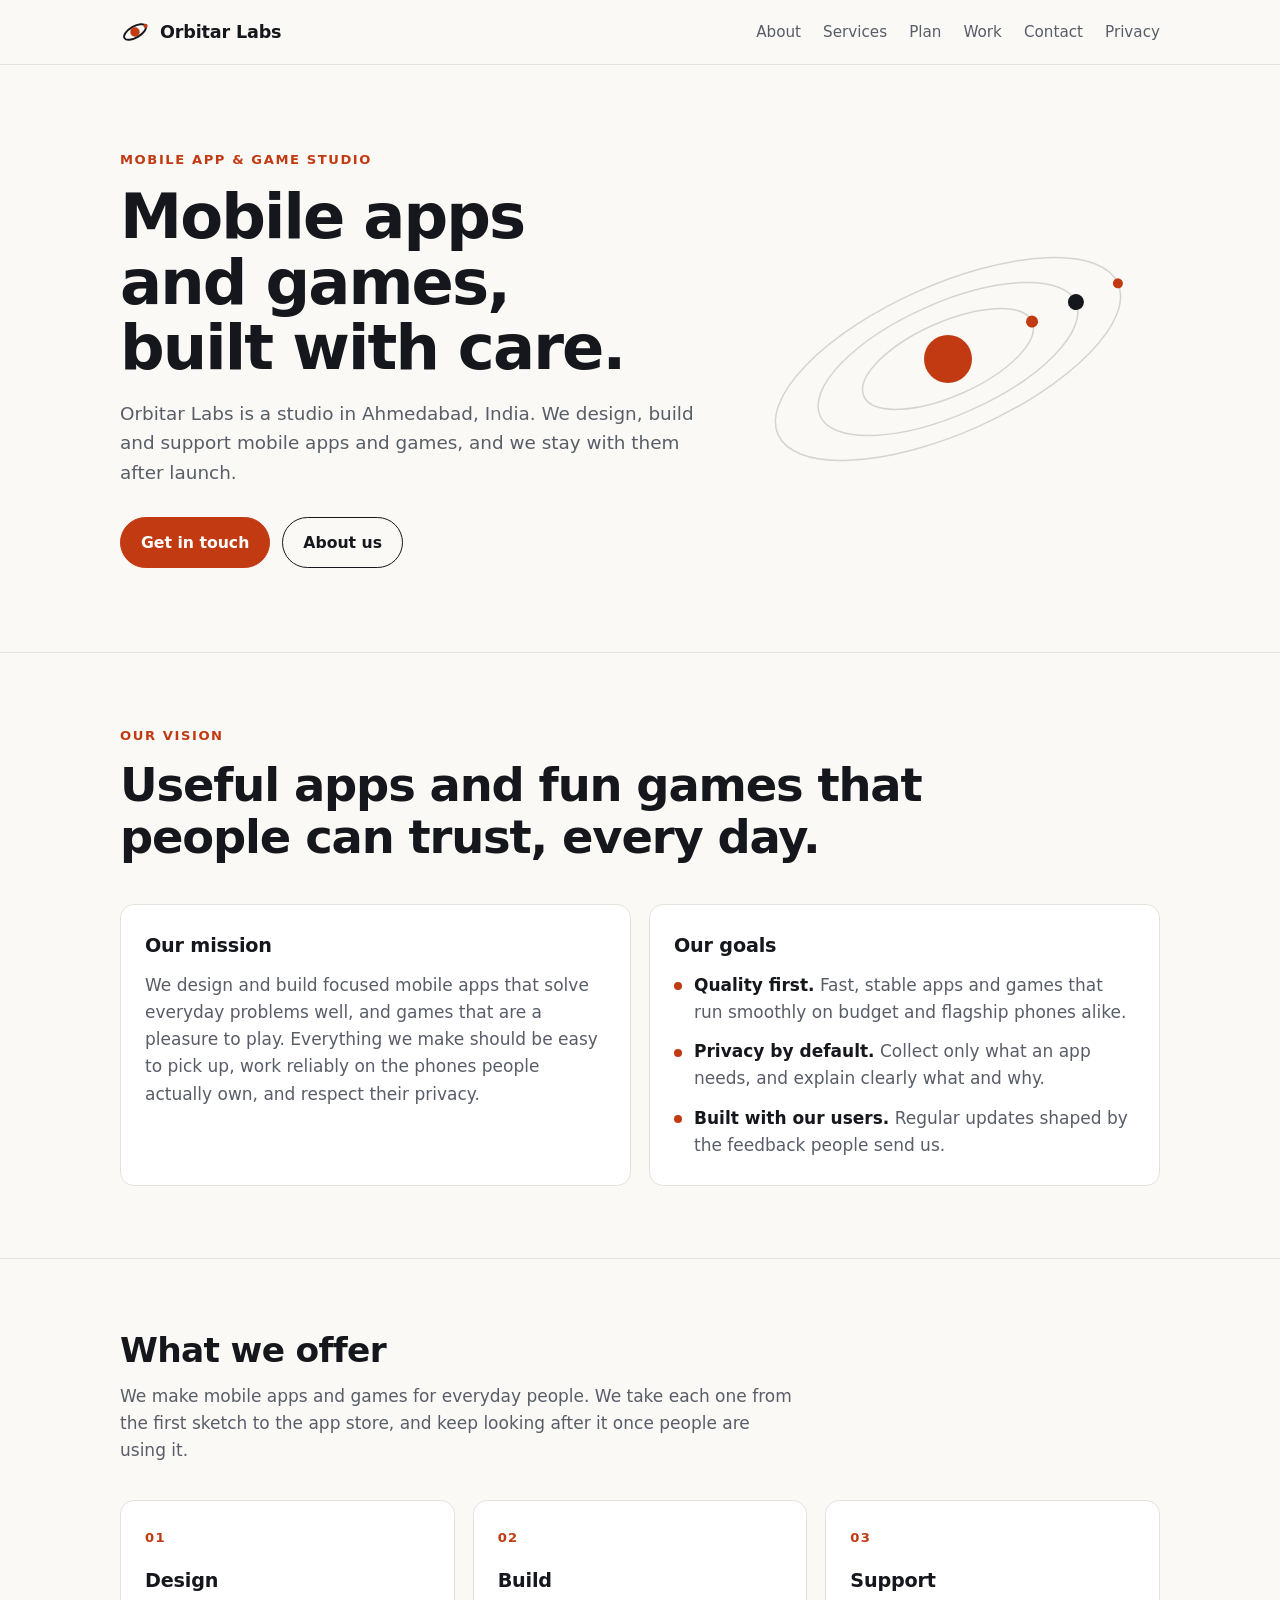
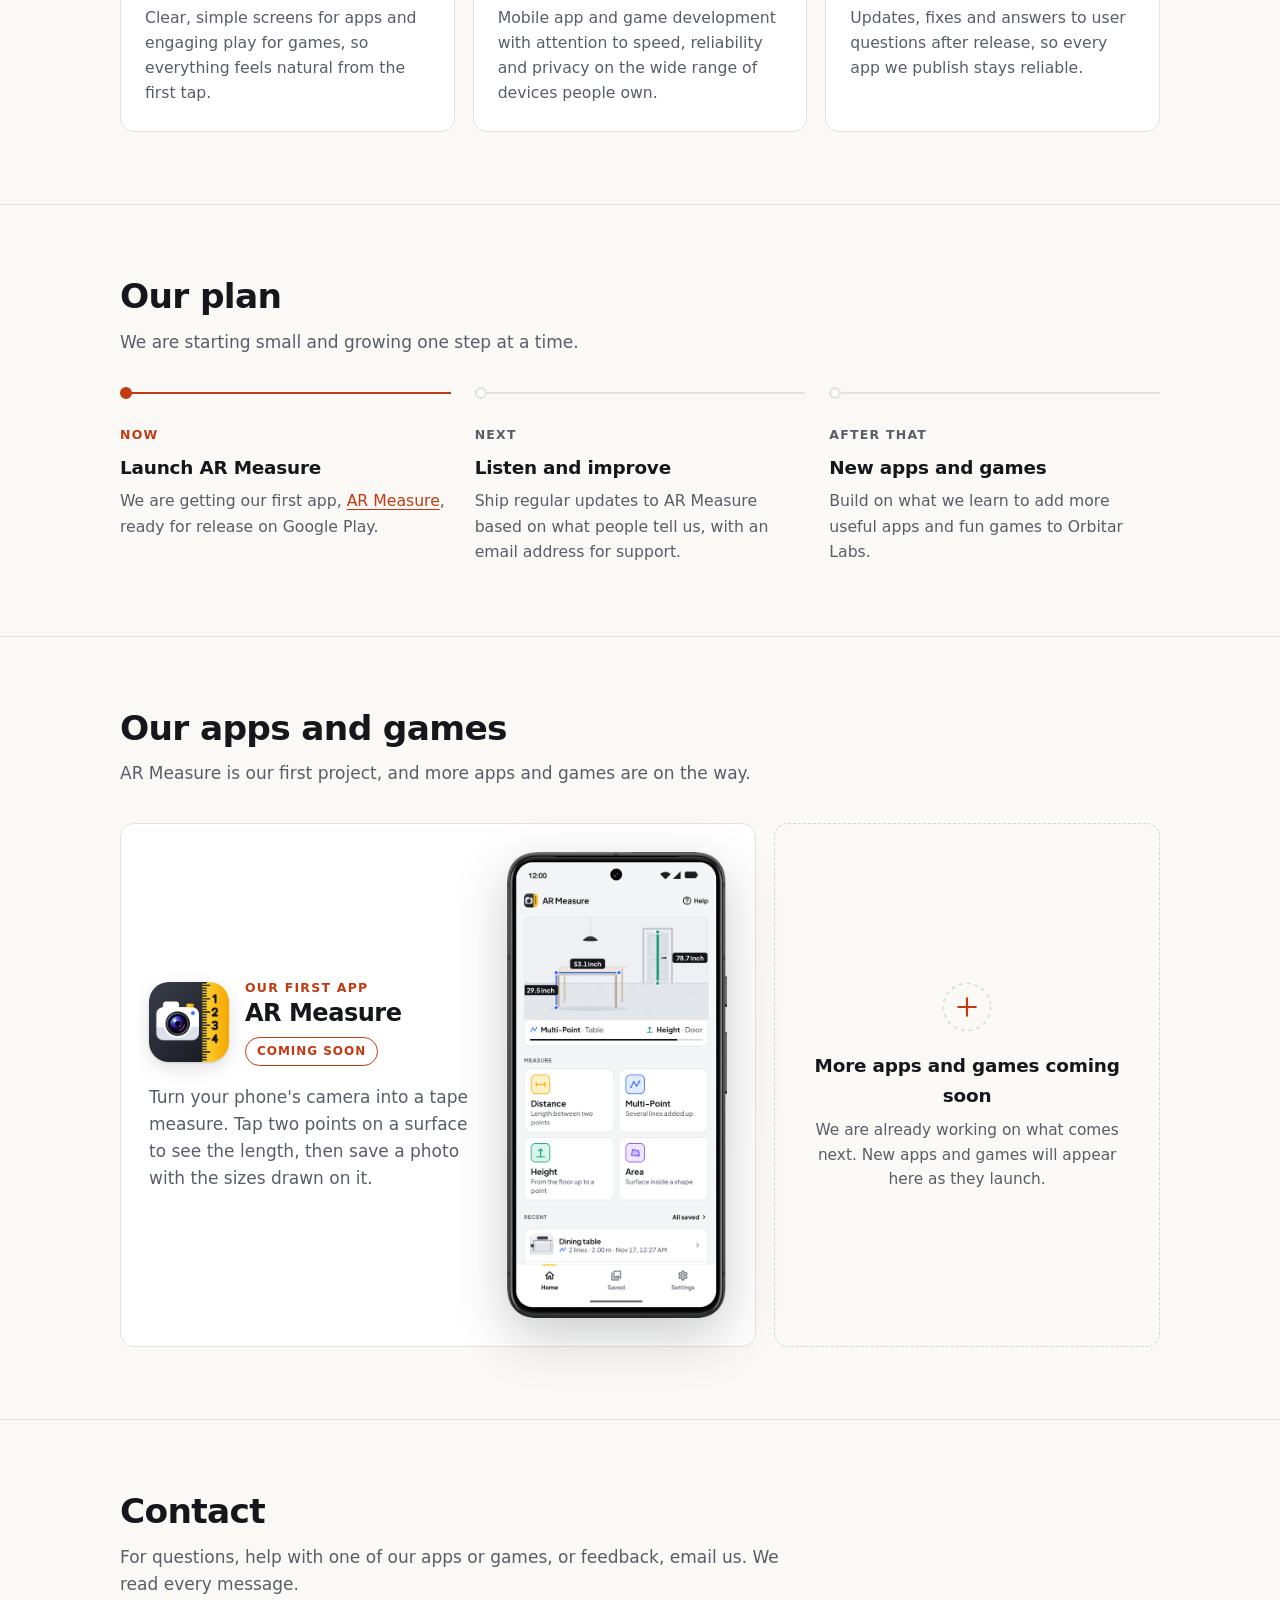
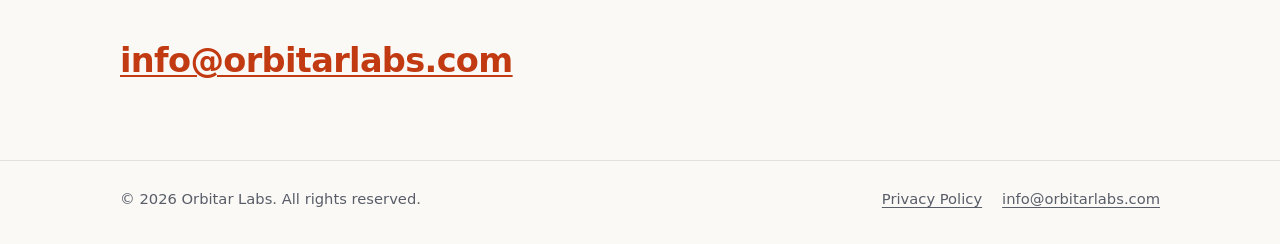
<file: index.html>
<!doctype html>
<html lang="en">
<head>
  <meta charset="utf-8">
  <meta name="viewport" content="width=device-width, initial-scale=1">
  <title>Orbitar Labs | Mobile app and game studio in Ahmedabad</title>
  <meta name="description" content="Orbitar Labs designs, builds and supports mobile apps and games that are simple to use, reliable and respectful of your privacy. A studio based in Ahmedabad, India.">
  <link rel="canonical" href="https://orbitarlabs.com/">
  <meta name="theme-color" content="#faf9f6" media="(prefers-color-scheme: light)">
  <meta name="theme-color" content="#0e1014" media="(prefers-color-scheme: dark)">
  <meta property="og:type" content="website">
  <meta property="og:site_name" content="Orbitar Labs">
  <meta property="og:title" content="Orbitar Labs | Mobile app and game studio in Ahmedabad">
  <meta property="og:description" content="We design, build and support mobile apps and games.">
  <meta property="og:url" content="https://orbitarlabs.com/">
  <link rel="icon" href="favicon.svg" type="image/svg+xml">
  <link rel="stylesheet" href="style.css">
  <script type="application/ld+json">
  {
    "@context": "https://schema.org",
    "@type": "Organization",
    "name": "Orbitar Labs",
    "url": "https://orbitarlabs.com/",
    "email": "info@orbitarlabs.com",
    "description": "Orbitar Labs designs, builds and supports mobile apps and games."
  }
  </script>
</head>
<body>
  <a class="skip" href="#main">Skip to content</a>

  <header class="site-header">
    <div class="wrap">
      <a class="brand" href="./" aria-label="Orbitar Labs home">
        <svg viewBox="0 0 32 32" aria-hidden="true">
          <ellipse class="mark-ring" cx="16" cy="16" rx="13" ry="6" transform="rotate(-30 16 16)"/>
          <circle class="mark-core" cx="16" cy="16" r="5"/>
          <circle class="mark-moon" cx="27.3" cy="9.5" r="2.2"/>
        </svg>
        Orbitar Labs
      </a>
      <nav class="nav" aria-label="Main">
        <a href="#about">About</a>
        <a href="#what-we-do">Services</a>
        <a href="#plan">Plan</a>
        <a href="#apps">Work</a>
        <a href="#contact">Contact</a>
        <a href="privacy.html">Privacy</a>
      </nav>
    </div>
  </header>

  <main id="main">
    <section class="hero">
      <div class="wrap">
        <div>
          <p class="eyebrow">Mobile app &amp; game studio</p>
          <h1>Mobile apps and games, built with care.</h1>
          <p class="lede">Orbitar Labs is a studio in Ahmedabad, India. We design, build and support mobile apps and games, and we stay with them after launch.</p>
          <div class="actions">
            <a class="btn btn-primary" href="mailto:info@orbitarlabs.com">Get in touch</a>
            <a class="btn" href="#about">About us</a>
          </div>
        </div>

        <svg class="orbit" viewBox="-200 -200 400 400" role="img" aria-label="A planet with three orbiting satellites">
          <g transform="rotate(-24)">
            <ellipse class="orbit-ring" rx="92" ry="37"/>
            <ellipse class="orbit-ring" rx="140" ry="56"/>
            <ellipse class="orbit-ring" rx="186" ry="74"/>
            <circle class="orbit-dot d1 is-accent" r="6" style="offset-path: path('M 92 0 A 92 37 0 1 1 -92 0 A 92 37 0 1 1 92 0')"/>
            <circle class="orbit-dot d2" r="8" style="offset-path: path('M 140 0 A 140 56 0 1 1 -140 0 A 140 56 0 1 1 140 0')"/>
            <circle class="orbit-dot d3 is-accent" r="5" style="offset-path: path('M 186 0 A 186 74 0 1 1 -186 0 A 186 74 0 1 1 186 0')"/>
          </g>
          <circle class="orbit-core" r="24"/>
        </svg>
      </div>
    </section>

    <section class="section" id="about">
      <div class="wrap">
        <p class="eyebrow">Our vision</p>
        <h2 class="statement">Useful apps and fun games that people can trust, every day.</h2>
        <div class="about-grid">
          <div class="about-block">
            <h3>Our mission</h3>
            <p>We design and build focused mobile apps that solve everyday problems well, and games that are a pleasure to play. Everything we make should be easy to pick up, work reliably on the phones people actually own, and respect their privacy.</p>
          </div>
          <div class="about-block">
            <h3>Our goals</h3>
            <ul class="goals">
              <li><strong>Quality first.</strong> Fast, stable apps and games that run smoothly on budget and flagship phones alike.</li>
              <li><strong>Privacy by default.</strong> Collect only what an app needs, and explain clearly what and why.</li>
              <li><strong>Built with our users.</strong> Regular updates shaped by the feedback people send us.</li>
            </ul>
          </div>
        </div>
      </div>
    </section>

    <section class="section" id="what-we-do">
      <div class="wrap">
        <h2>What we offer</h2>
        <p class="section-intro">We make mobile apps and games for everyday people. We take each one from the first sketch to the app store, and keep looking after it once people are using it.</p>
        <ul class="cards">
          <li class="card">
            <span class="num">01</span>
            <h3>Design</h3>
            <p>Clear, simple screens for apps and engaging play for games, so everything feels natural from the first tap.</p>
          </li>
          <li class="card">
            <span class="num">02</span>
            <h3>Build</h3>
            <p>Mobile app and game development with attention to speed, reliability and privacy on the wide range of devices people own.</p>
          </li>
          <li class="card">
            <span class="num">03</span>
            <h3>Support</h3>
            <p>Updates, fixes and answers to user questions after release, so every app we publish stays reliable.</p>
          </li>
        </ul>
      </div>
    </section>

    <section class="section" id="plan">
      <div class="wrap">
        <h2>Our plan</h2>
        <p class="section-intro">We are starting small and growing one step at a time.</p>
        <ol class="roadmap">
          <li class="step is-current">
            <span class="phase">Now</span>
            <h3>Launch AR Measure</h3>
            <p>We are getting our first app, <a href="#ar-measure">AR Measure</a>, ready for release on Google Play.</p>
          </li>
          <li class="step">
            <span class="phase">Next</span>
            <h3>Listen and improve</h3>
            <p>Ship regular updates to AR Measure based on what people tell us, with an email address for support.</p>
          </li>
          <li class="step">
            <span class="phase">After that</span>
            <h3>New apps and games</h3>
            <p>Build on what we learn to add more useful apps and fun games to Orbitar Labs.</p>
          </li>
        </ol>
      </div>
    </section>

    <section class="section" id="apps">
      <div class="wrap">
        <h2>Our apps and games</h2>
        <p class="section-intro">AR Measure is our first project, and more apps and games are on the way.</p>
        <div class="apps-grid">
          <article class="app-feature" id="ar-measure" aria-labelledby="ar-measure-title">
            <div class="app-info">
              <div class="app-head">
                <img class="app-icon" src="img/ar-measure-icon.png" width="96" height="96" alt="AR Measure app icon">
                <div>
                  <p class="app-kicker">Our first app</p>
                  <h3 id="ar-measure-title">AR Measure</h3>
                  <span class="badge">Coming soon</span>
                </div>
              </div>
              <p class="app-desc">Turn your phone's camera into a tape measure. Tap two points on a surface to see the length, then save a photo with the sizes drawn on it.</p>
            </div>
            <img class="device" src="img/ar-measure-pixel.png" width="520" height="1101" loading="lazy" alt="AR Measure home screen on a Pixel phone: a drawn table measured at 53.1 by 29.5 inches and a door at 78.7 inches, with Distance, Multi-Point, Height and Area tools">
          </article>

          <div class="coming-card">
            <svg class="coming-mark" viewBox="0 0 64 64" aria-hidden="true">
              <circle class="coming-ring" cx="32" cy="32" r="27"/>
              <path class="coming-plus" d="M32 22v20M22 32h20"/>
            </svg>
            <h3>More apps and games coming soon</h3>
            <p>We are already working on what comes next. New apps and games will appear here as they launch.</p>
          </div>
        </div>
      </div>
    </section>

    <section class="section" id="contact">
      <div class="wrap">
        <h2>Contact</h2>
        <p class="section-intro">For questions, help with one of our apps or games, or feedback, email us. We read every message.</p>
        <a class="contact-email" href="mailto:info@orbitarlabs.com">info@orbitarlabs.com</a>
      </div>
    </section>
  </main>

  <footer class="site-footer">
    <div class="wrap">
      <p>&copy; 2026 Orbitar Labs. All rights reserved.</p>
      <p class="footer-links">
        <a href="privacy.html">Privacy Policy</a>
        <a href="mailto:info@orbitarlabs.com">info@orbitarlabs.com</a>
      </p>
    </div>
  </footer>
</body>
</html>
</file>
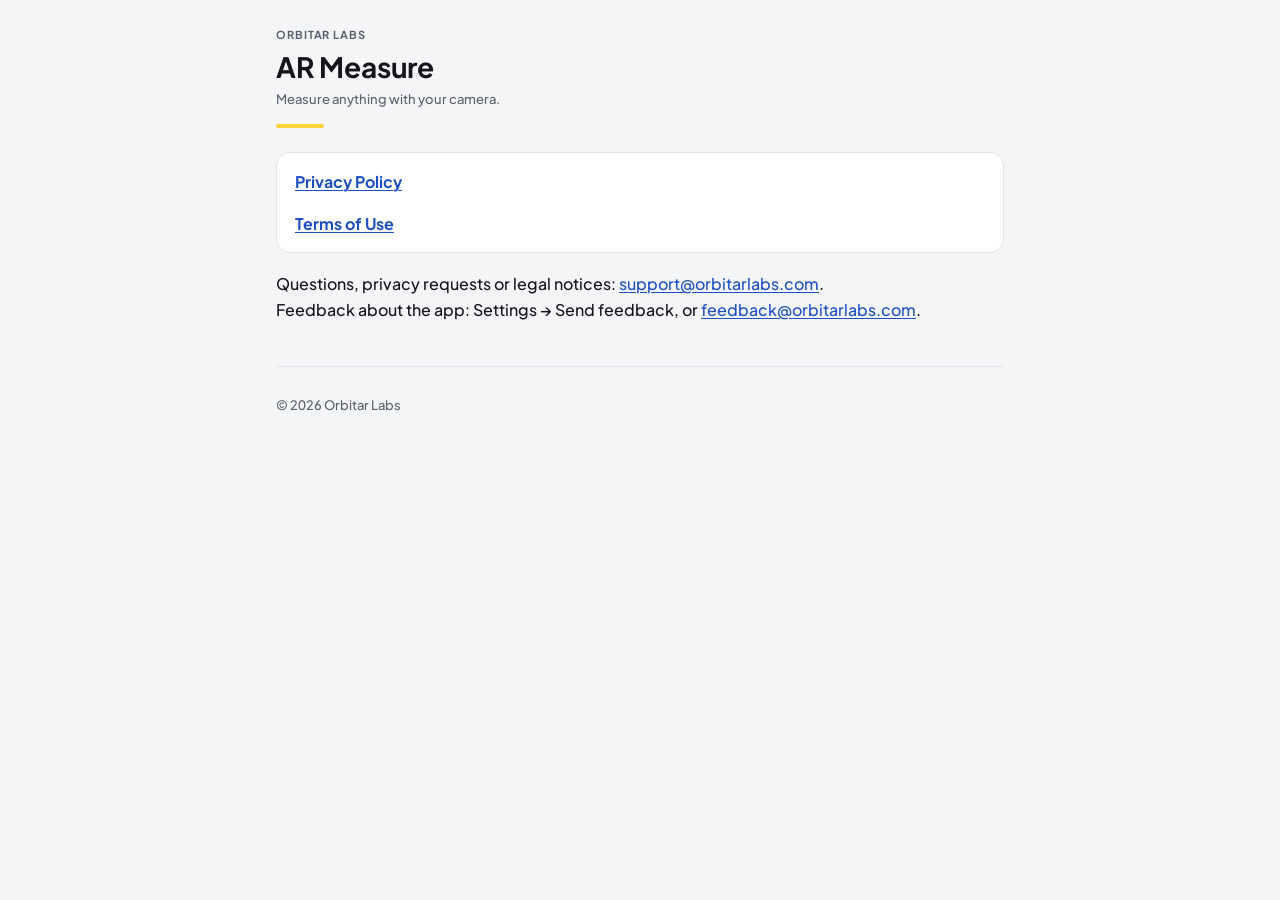
<file: ar-measure/index.html>
<!doctype html>
<html lang="en">
<head>
  <meta charset="utf-8">
  <meta name="viewport" content="width=device-width, initial-scale=1">
  <title>AR Measure – Orbitar Labs</title>
  <meta name="description" content="AR Measure by Orbitar Labs: privacy policy and terms of use.">
  <link rel="stylesheet" href="style.css?v=2">
</head>
<body>
<main>
  <header>
    <p class="brand">Orbitar Labs</p>
    <h1>AR Measure</h1>
    <p class="meta">Measure anything with your camera.</p>
  </header>
  <div class="card">
    <p><a href="privacy.html"><strong>Privacy Policy</strong></a></p>
    <p><a href="terms.html"><strong>Terms of Use</strong></a></p>
  </div>
  <p>Questions, privacy requests or legal notices: <a href="mailto:support@orbitarlabs.com">support@orbitarlabs.com</a>.<br>
    Feedback about the app: Settings → Send feedback, or <a href="mailto:feedback@orbitarlabs.com">feedback@orbitarlabs.com</a>.</p>
  <footer><p>© 2026 Orbitar Labs</p></footer>
</main>
</body>
</html>
</file>
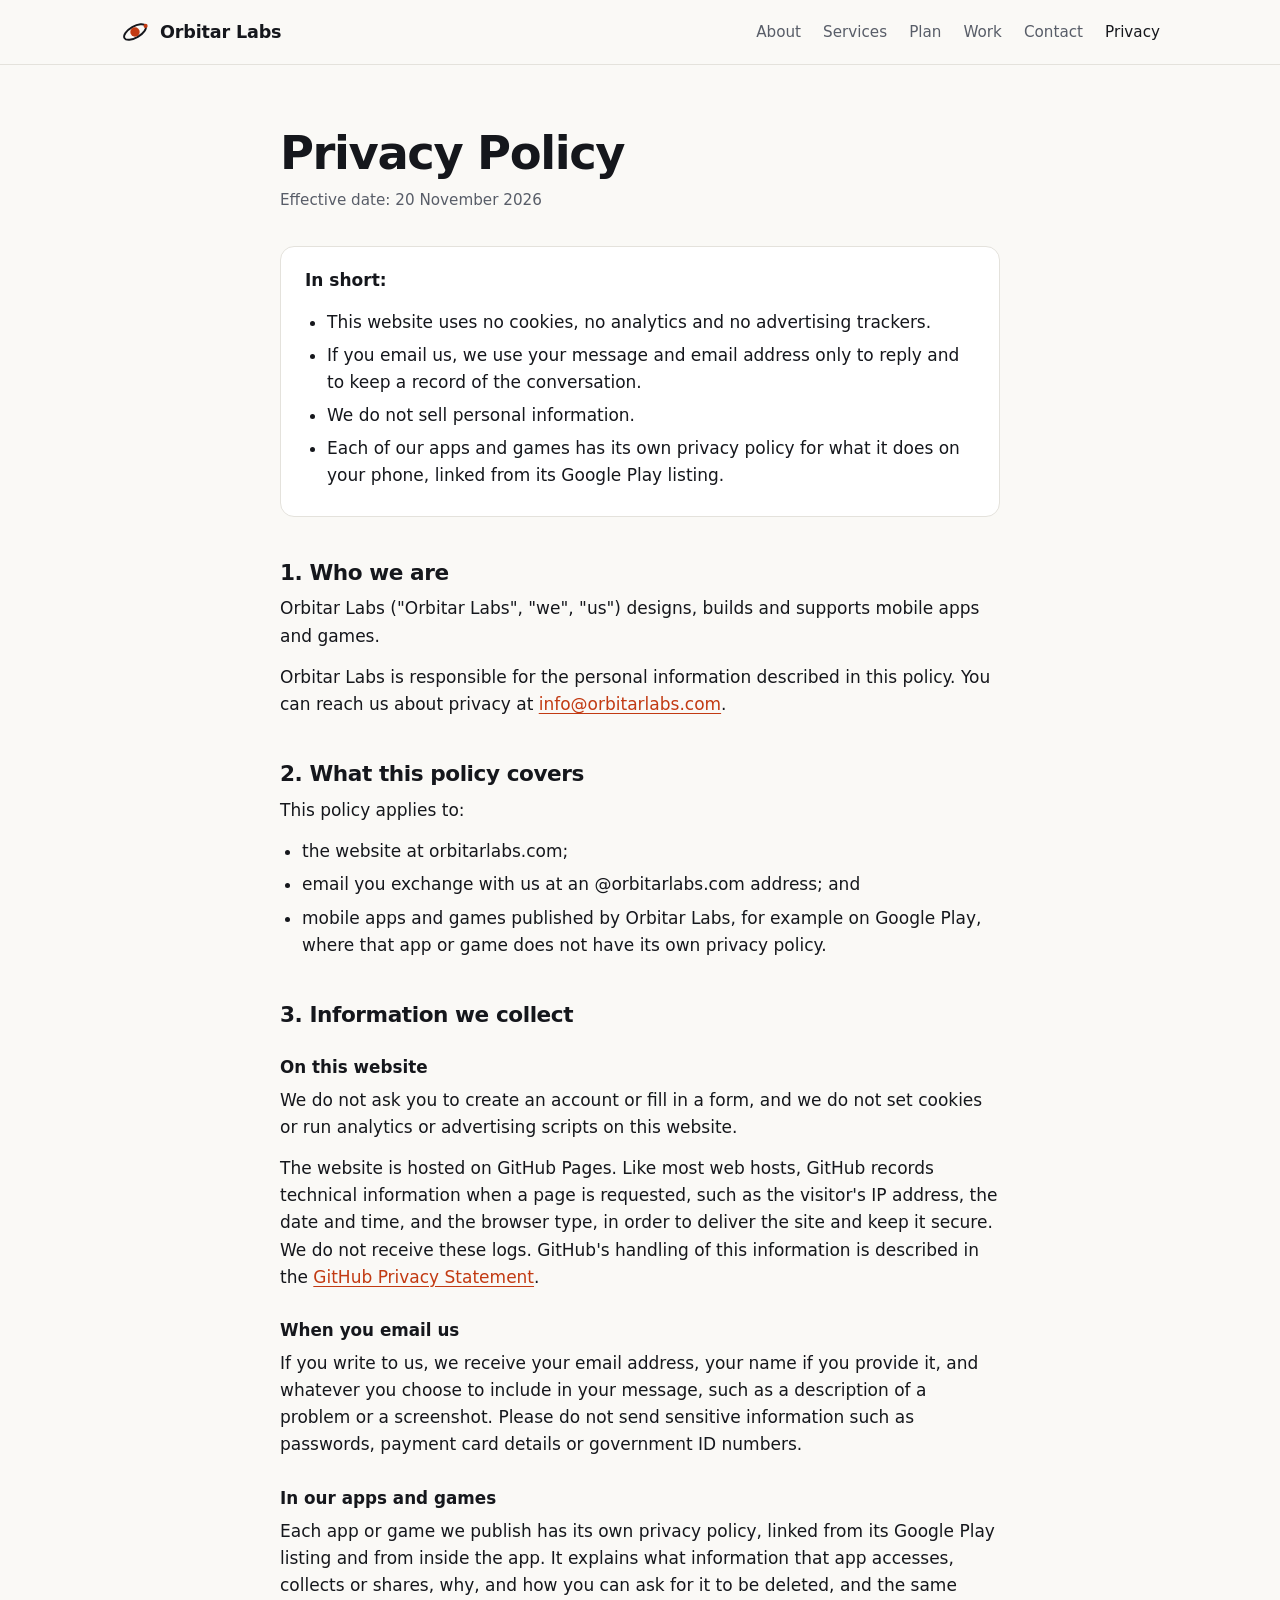
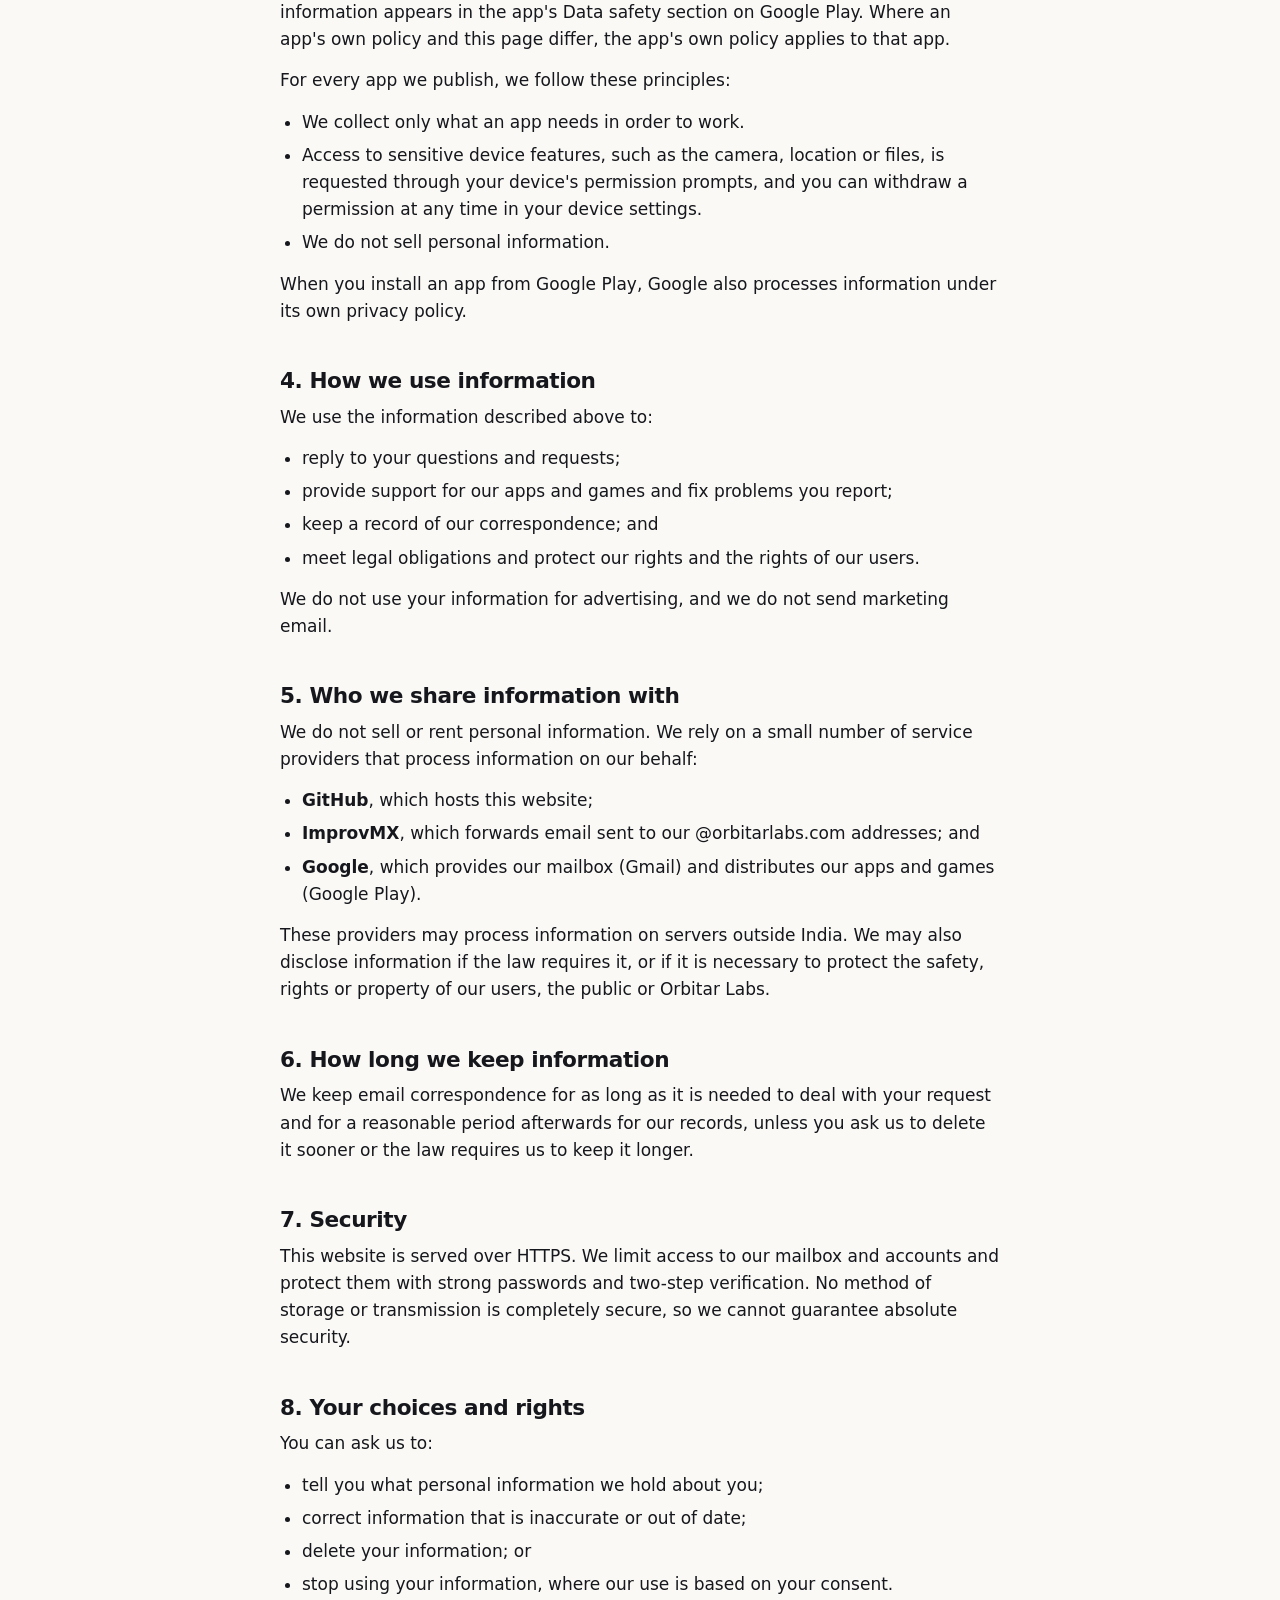
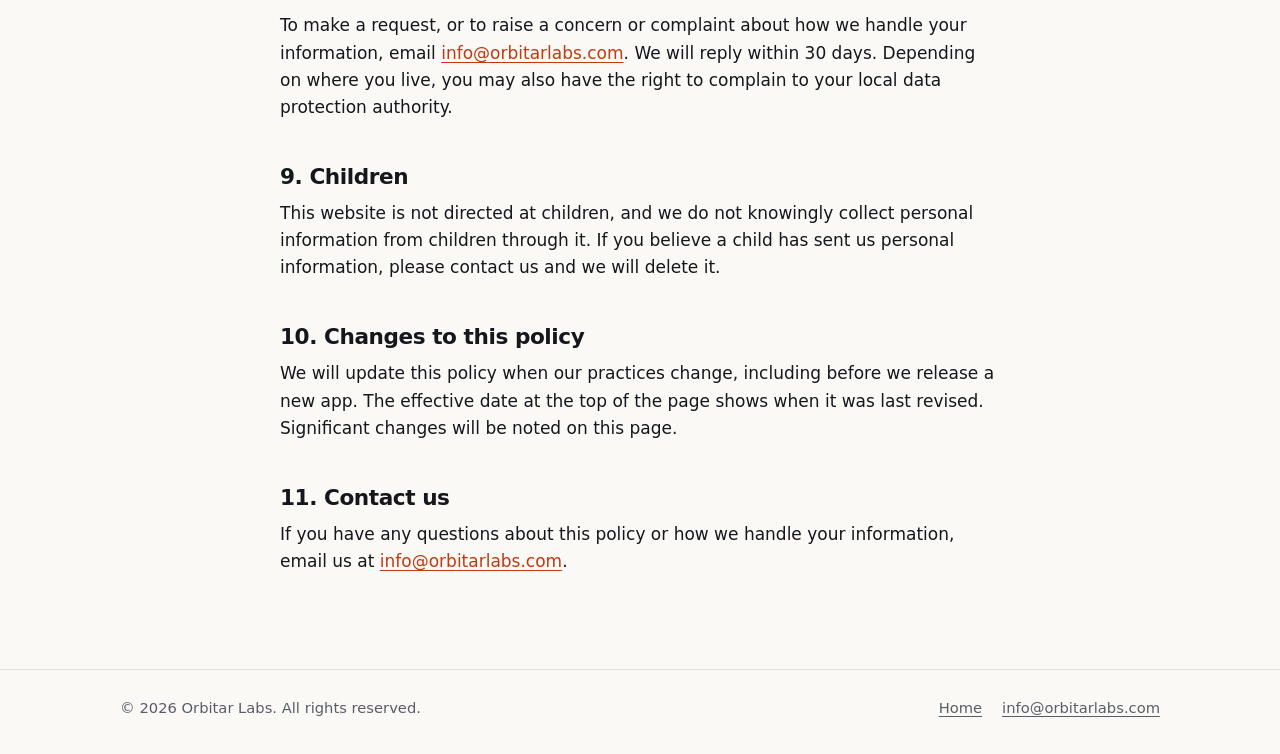
<file: privacy.html>
<!doctype html>
<html lang="en">
<head>
  <meta charset="utf-8">
  <meta name="viewport" content="width=device-width, initial-scale=1">
  <title>Privacy Policy | Orbitar Labs</title>
  <meta name="description" content="How Orbitar Labs handles personal information on orbitarlabs.com, by email and in its apps and games.">
  <link rel="canonical" href="https://orbitarlabs.com/privacy.html">
  <meta name="theme-color" content="#faf9f6" media="(prefers-color-scheme: light)">
  <meta name="theme-color" content="#0e1014" media="(prefers-color-scheme: dark)">
  <link rel="icon" href="favicon.svg" type="image/svg+xml">
  <link rel="stylesheet" href="style.css">
</head>
<body>
  <a class="skip" href="#main">Skip to content</a>

  <header class="site-header">
    <div class="wrap">
      <a class="brand" href="./" aria-label="Orbitar Labs home">
        <svg viewBox="0 0 32 32" aria-hidden="true">
          <ellipse class="mark-ring" cx="16" cy="16" rx="13" ry="6" transform="rotate(-30 16 16)"/>
          <circle class="mark-core" cx="16" cy="16" r="5"/>
          <circle class="mark-moon" cx="27.3" cy="9.5" r="2.2"/>
        </svg>
        Orbitar Labs
      </a>
      <nav class="nav" aria-label="Main">
        <a href="./#about">About</a>
        <a href="./#what-we-do">Services</a>
        <a href="./#plan">Plan</a>
        <a href="./#apps">Work</a>
        <a href="./#contact">Contact</a>
        <a href="privacy.html" aria-current="page">Privacy</a>
      </nav>
    </div>
  </header>

  <main id="main" class="doc">
    <div class="wrap">
      <h1>Privacy Policy</h1>
      <p class="meta">Effective date: 20 November 2026</p>

      <div class="summary">
        <p><strong>In short:</strong></p>
        <ul>
          <li>This website uses no cookies, no analytics and no advertising trackers.</li>
          <li>If you email us, we use your message and email address only to reply and to keep a record of the conversation.</li>
          <li>We do not sell personal information.</li>
          <li>Each of our apps and games has its own privacy policy for what it does on your phone, linked from its Google Play listing.</li>
        </ul>
      </div>

      <h2 id="who">1. Who we are</h2>
      <p>Orbitar Labs ("Orbitar Labs", "we", "us") designs, builds and supports mobile apps and games.</p>
      <p>Orbitar Labs is responsible for the personal information described in this policy. You can reach us about privacy at <a href="mailto:info@orbitarlabs.com">info@orbitarlabs.com</a>.</p>

      <h2 id="scope">2. What this policy covers</h2>
      <p>This policy applies to:</p>
      <ul>
        <li>the website at orbitarlabs.com;</li>
        <li>email you exchange with us at an @orbitarlabs.com address; and</li>
        <li>mobile apps and games published by Orbitar Labs, for example on Google Play, where that app or game does not have its own privacy policy.</li>
      </ul>

      <h2 id="collect">3. Information we collect</h2>

      <h3>On this website</h3>
      <p>We do not ask you to create an account or fill in a form, and we do not set cookies or run analytics or advertising scripts on this website.</p>
      <p>The website is hosted on GitHub Pages. Like most web hosts, GitHub records technical information when a page is requested, such as the visitor's IP address, the date and time, and the browser type, in order to deliver the site and keep it secure. We do not receive these logs. GitHub's handling of this information is described in the <a href="https://docs.github.com/en/site-policy/privacy-policies/github-general-privacy-statement" rel="noopener">GitHub Privacy Statement</a>.</p>

      <h3>When you email us</h3>
      <p>If you write to us, we receive your email address, your name if you provide it, and whatever you choose to include in your message, such as a description of a problem or a screenshot. Please do not send sensitive information such as passwords, payment card details or government ID numbers.</p>

      <h3>In our apps and games</h3>
      <p>Each app or game we publish has its own privacy policy, linked from its Google Play listing and from inside the app. It explains what information that app accesses, collects or shares, why, and how you can ask for it to be deleted, and the same information appears in the app's Data safety section on Google Play. Where an app's own policy and this page differ, the app's own policy applies to that app.</p>
      <p>For every app we publish, we follow these principles:</p>
      <ul>
        <li>We collect only what an app needs in order to work.</li>
        <li>Access to sensitive device features, such as the camera, location or files, is requested through your device's permission prompts, and you can withdraw a permission at any time in your device settings.</li>
        <li>We do not sell personal information.</li>
      </ul>
      <p>When you install an app from Google Play, Google also processes information under its own privacy policy.</p>

      <h2 id="use">4. How we use information</h2>
      <p>We use the information described above to:</p>
      <ul>
        <li>reply to your questions and requests;</li>
        <li>provide support for our apps and games and fix problems you report;</li>
        <li>keep a record of our correspondence; and</li>
        <li>meet legal obligations and protect our rights and the rights of our users.</li>
      </ul>
      <p>We do not use your information for advertising, and we do not send marketing email.</p>

      <h2 id="share">5. Who we share information with</h2>
      <p>We do not sell or rent personal information. We rely on a small number of service providers that process information on our behalf:</p>
      <ul>
        <li><strong>GitHub</strong>, which hosts this website;</li>
        <li><strong>ImprovMX</strong>, which forwards email sent to our @orbitarlabs.com addresses; and</li>
        <li><strong>Google</strong>, which provides our mailbox (Gmail) and distributes our apps and games (Google Play).</li>
      </ul>
      <p>These providers may process information on servers outside India. We may also disclose information if the law requires it, or if it is necessary to protect the safety, rights or property of our users, the public or Orbitar Labs.</p>

      <h2 id="retention">6. How long we keep information</h2>
      <p>We keep email correspondence for as long as it is needed to deal with your request and for a reasonable period afterwards for our records, unless you ask us to delete it sooner or the law requires us to keep it longer.</p>

      <h2 id="security">7. Security</h2>
      <p>This website is served over HTTPS. We limit access to our mailbox and accounts and protect them with strong passwords and two-step verification. No method of storage or transmission is completely secure, so we cannot guarantee absolute security.</p>

      <h2 id="rights">8. Your choices and rights</h2>
      <p>You can ask us to:</p>
      <ul>
        <li>tell you what personal information we hold about you;</li>
        <li>correct information that is inaccurate or out of date;</li>
        <li>delete your information; or</li>
        <li>stop using your information, where our use is based on your consent.</li>
      </ul>
      <p>To make a request, or to raise a concern or complaint about how we handle your information, email <a href="mailto:info@orbitarlabs.com">info@orbitarlabs.com</a>. We will reply within 30 days. Depending on where you live, you may also have the right to complain to your local data protection authority.</p>

      <h2 id="children">9. Children</h2>
      <p>This website is not directed at children, and we do not knowingly collect personal information from children through it. If you believe a child has sent us personal information, please contact us and we will delete it.</p>

      <h2 id="changes">10. Changes to this policy</h2>
      <p>We will update this policy when our practices change, including before we release a new app. The effective date at the top of the page shows when it was last revised. Significant changes will be noted on this page.</p>

      <h2 id="contact">11. Contact us</h2>
      <p>If you have any questions about this policy or how we handle your information, email us at <a href="mailto:info@orbitarlabs.com">info@orbitarlabs.com</a>.</p>
    </div>
  </main>

  <footer class="site-footer">
    <div class="wrap">
      <p>&copy; 2026 Orbitar Labs. All rights reserved.</p>
      <p class="footer-links">
        <a href="./">Home</a>
        <a href="mailto:info@orbitarlabs.com">info@orbitarlabs.com</a>
      </p>
    </div>
  </footer>
</body>
</html>
</file>
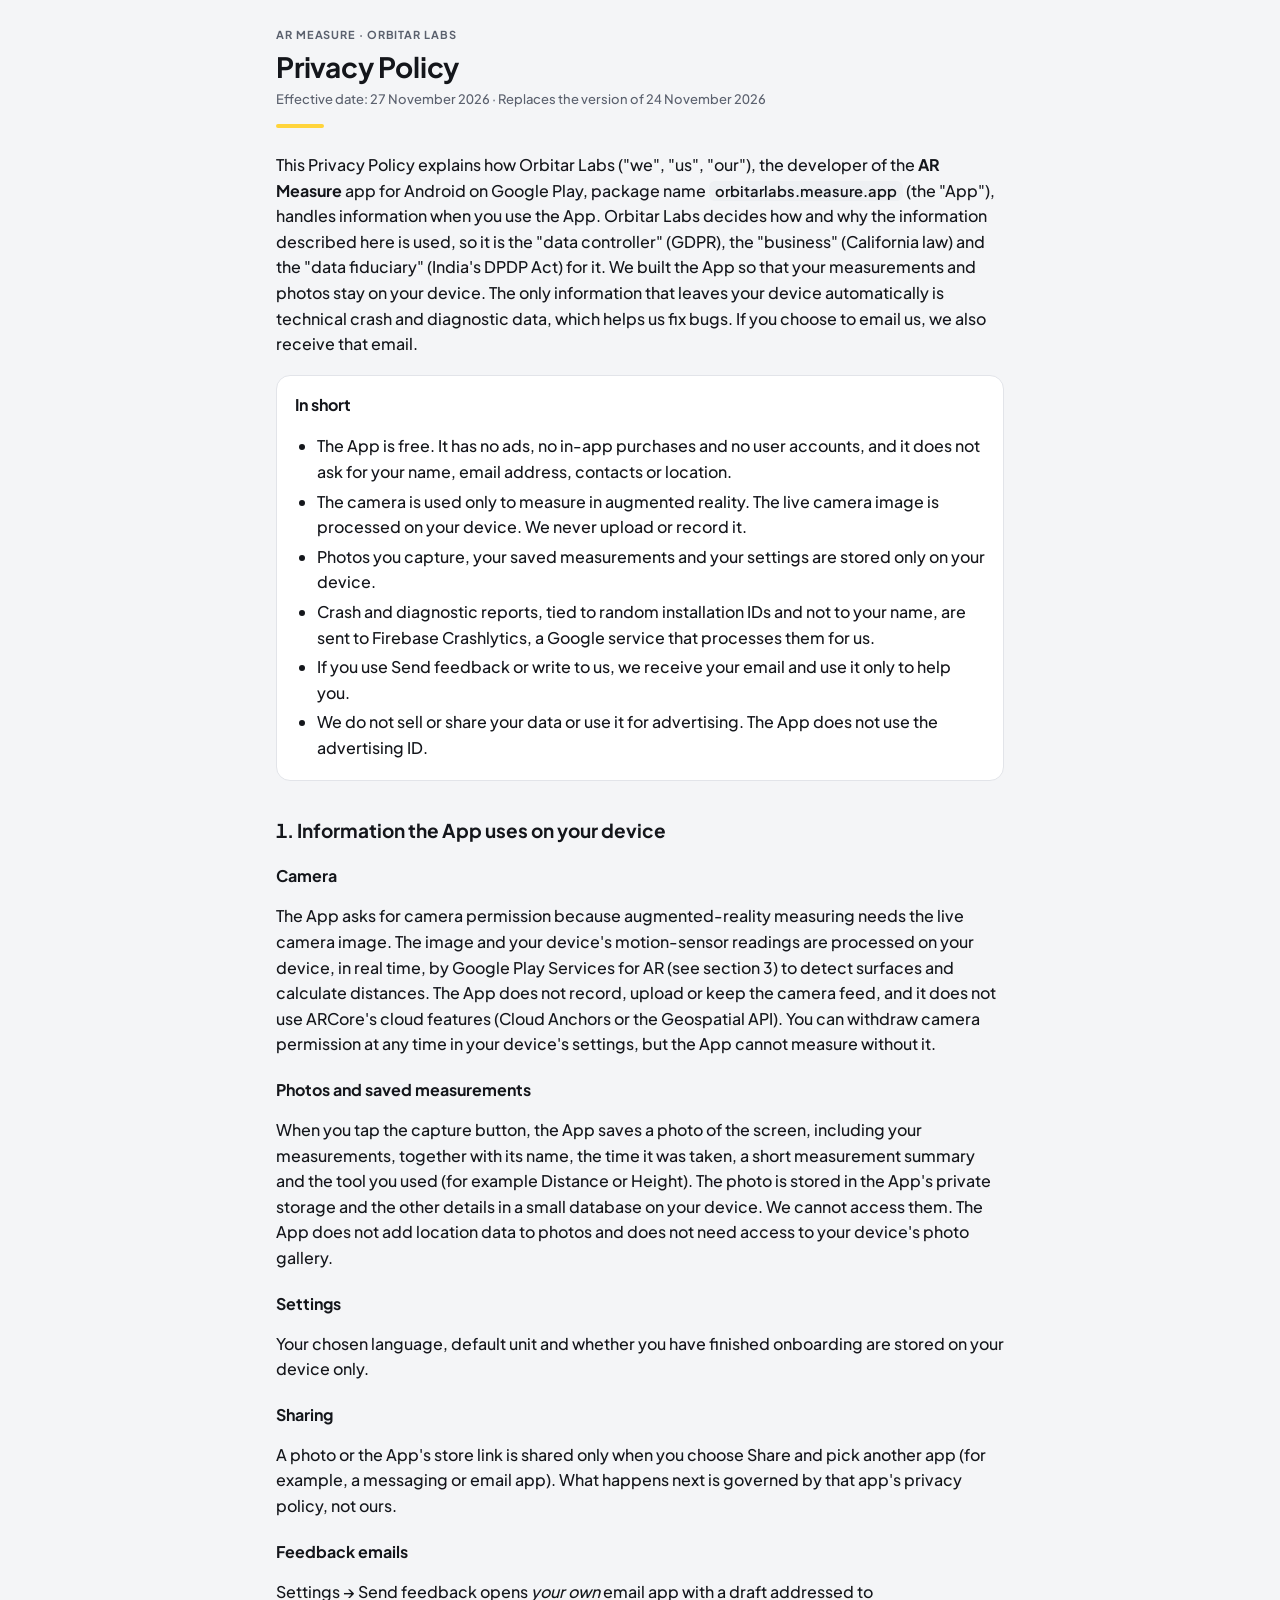
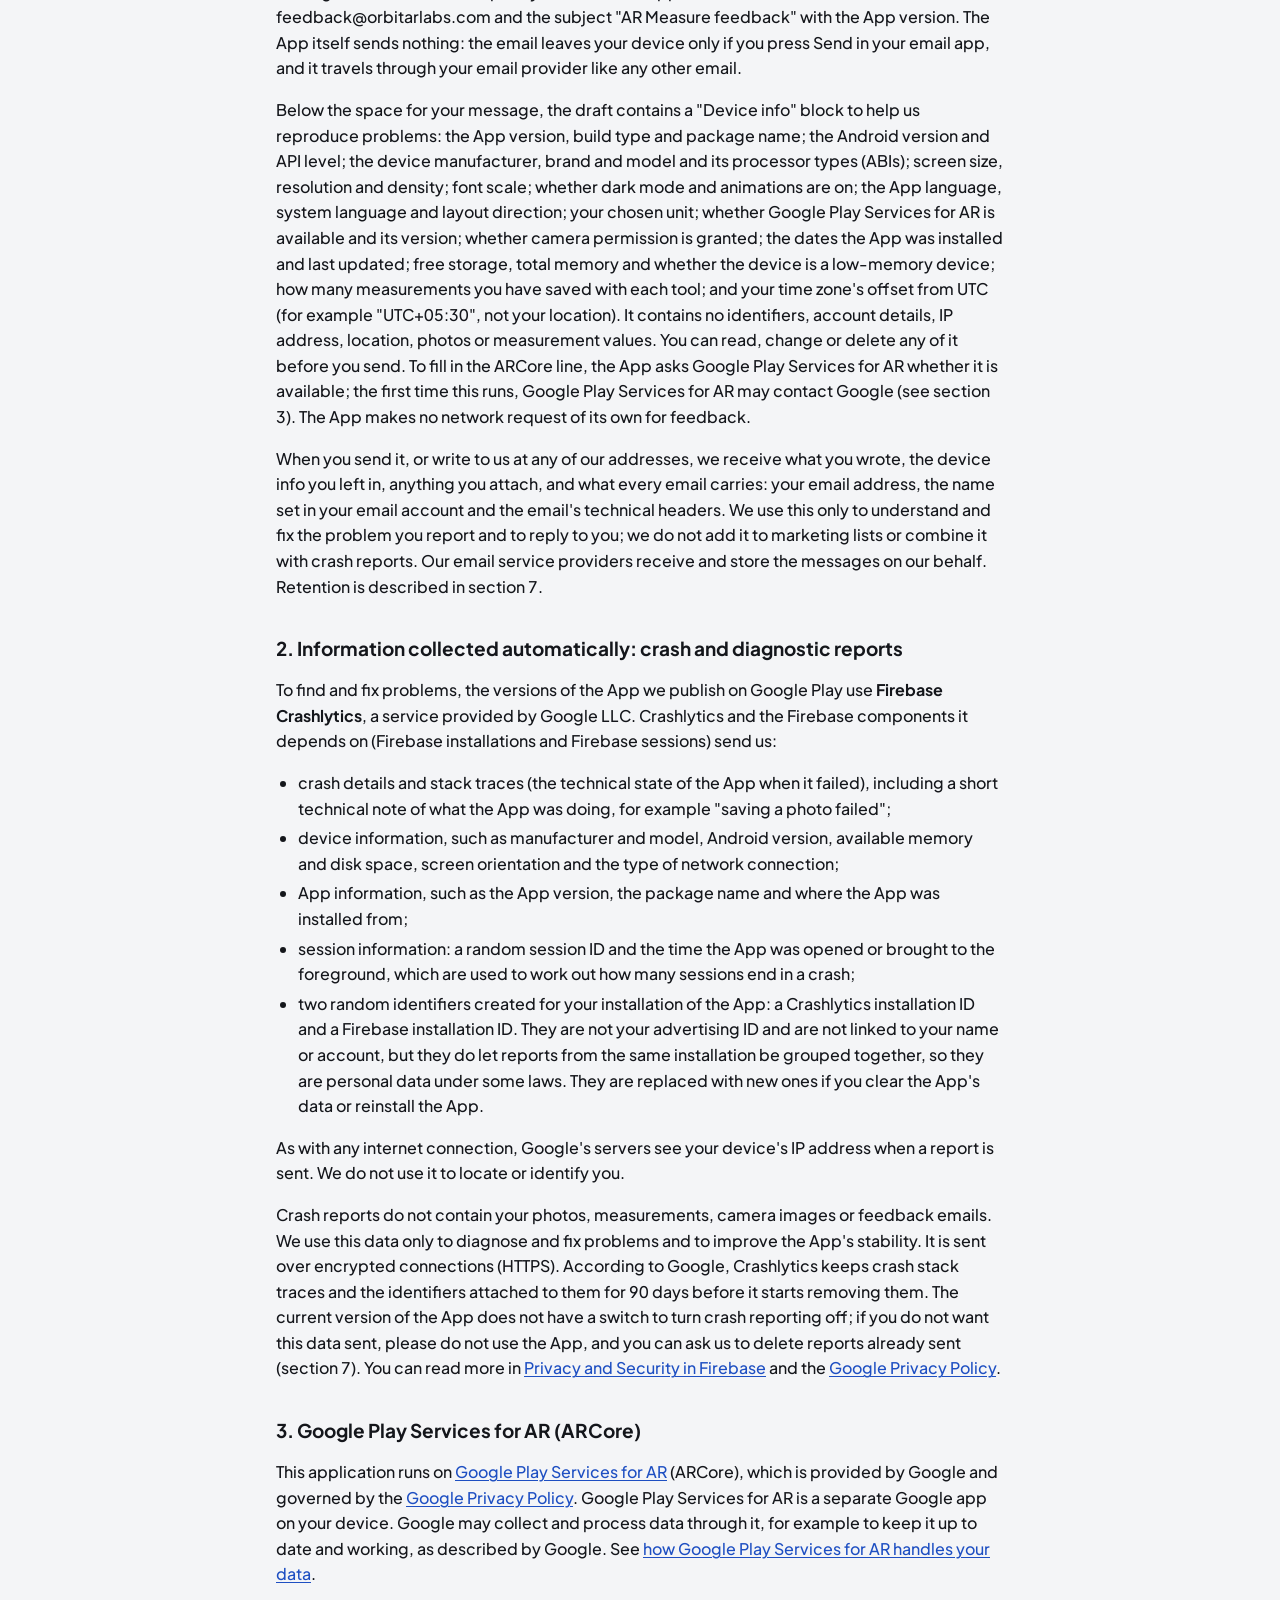
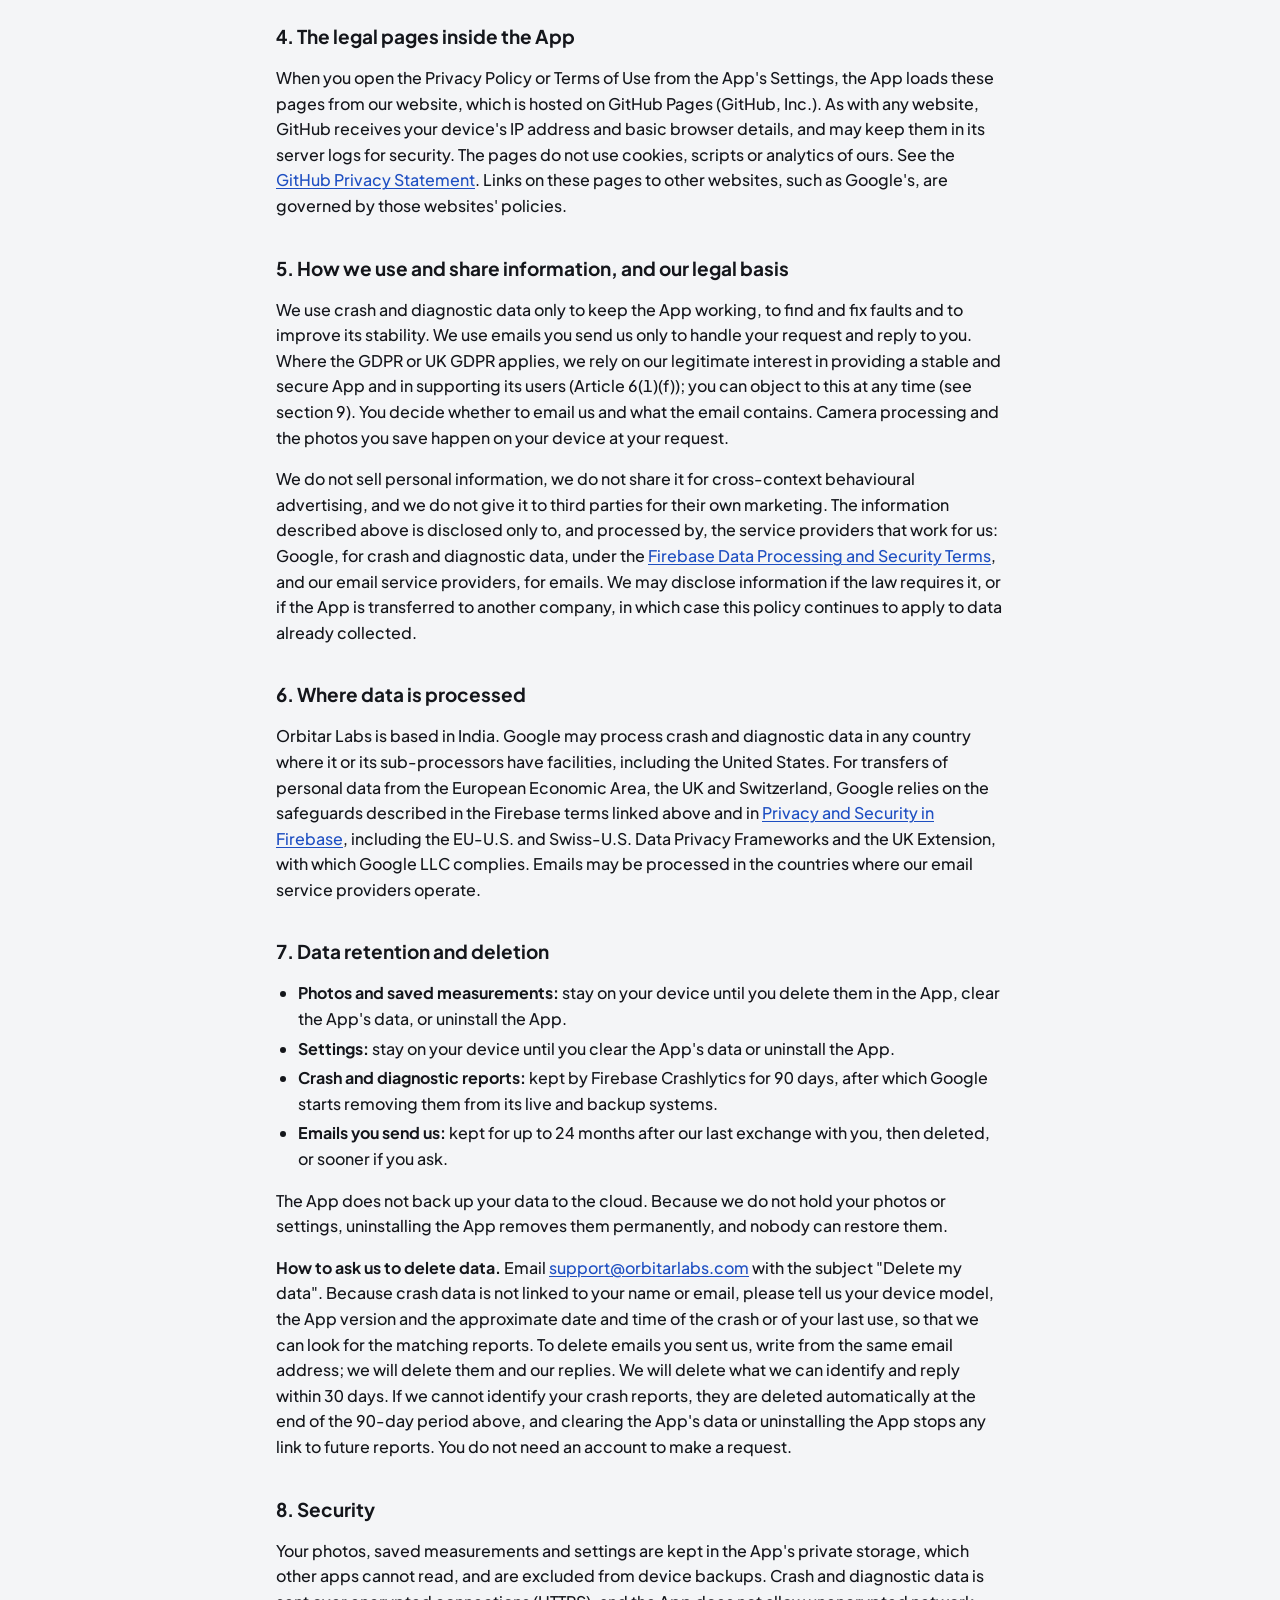
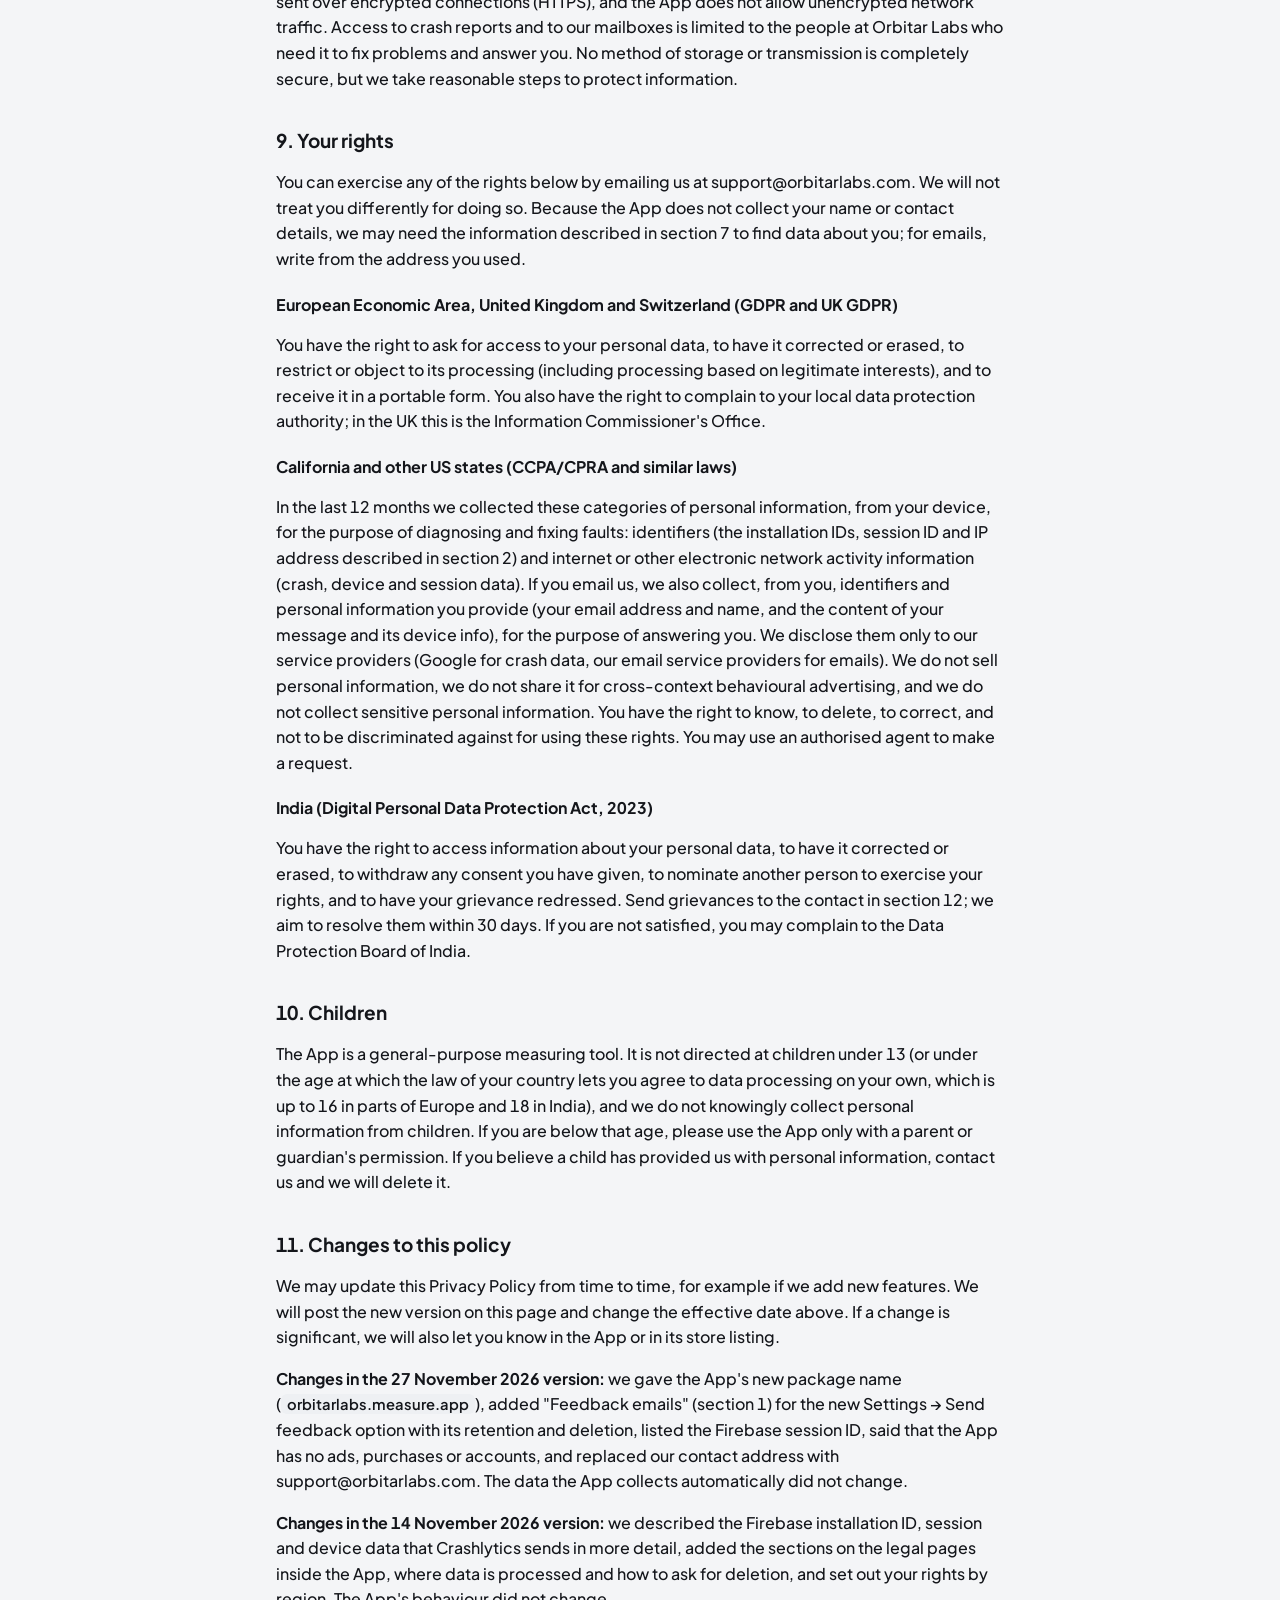
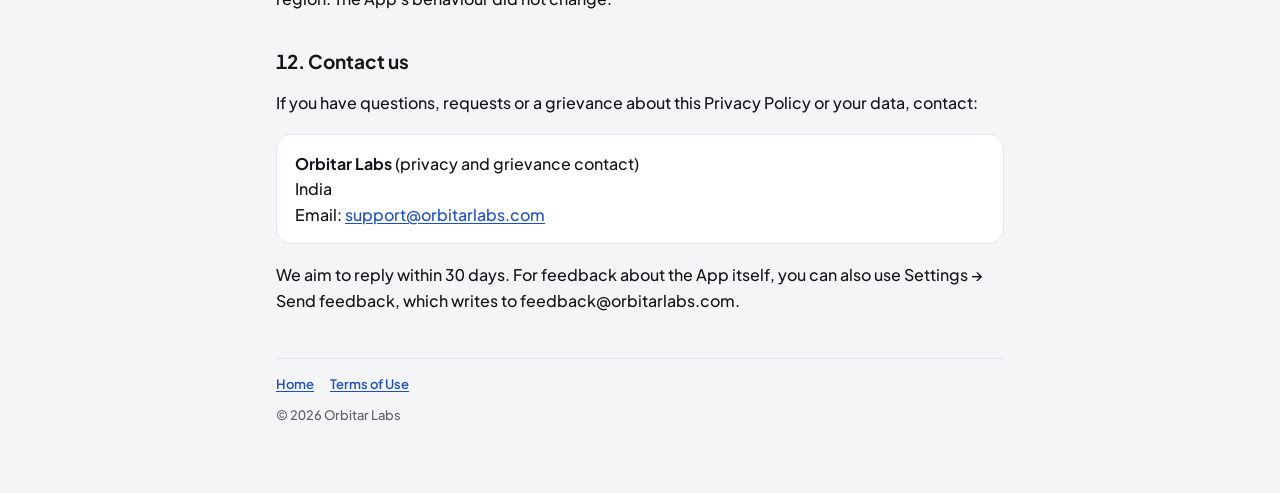
<file: ar-measure/privacy.html>
<!doctype html>
<html lang="en">
<head>
  <meta charset="utf-8">
  <meta name="viewport" content="width=device-width, initial-scale=1">
  <title>Privacy Policy – AR Measure</title>
  <meta name="description" content="Privacy Policy for the AR Measure app by Orbitar Labs.">
  <link rel="stylesheet" href="style.css?v=2">
</head>
<body>
<main>
  <header>
    <p class="brand">AR Measure · Orbitar Labs</p>
    <h1>Privacy Policy</h1>
    <p class="meta">Effective date: 27 November 2026 · Replaces the version of 24 November 2026</p>
  </header>

  <p>This Privacy Policy explains how Orbitar Labs ("we", "us", "our"), the developer of the
    <strong>AR Measure</strong> app for Android on Google Play, package name <code>orbitarlabs.measure.app</code>
    (the "App"), handles information when you use the App. Orbitar Labs decides how and why the information
    described here is used, so it is the "data controller" (GDPR), the "business" (California law) and the "data
    fiduciary" (India's DPDP Act) for it. We built the App so that your measurements and photos stay on your
    device. The only information that leaves your device automatically is technical crash and diagnostic data,
    which helps us fix bugs. If you choose to email us, we also receive that email.</p>

  <div class="card">
    <p><strong>In short</strong></p>
    <ul>
      <li>The App is free. It has no ads, no in-app purchases and no user accounts, and it does not ask for your name, email address, contacts or location.</li>
      <li>The camera is used only to measure in augmented reality. The live camera image is processed on your device. We never upload or record it.</li>
      <li>Photos you capture, your saved measurements and your settings are stored only on your device.</li>
      <li>Crash and diagnostic reports, tied to random installation IDs and not to your name, are sent to Firebase Crashlytics, a Google service that processes them for us.</li>
      <li>If you use Send feedback or write to us, we receive your email and use it only to help you.</li>
      <li>We do not sell or share your data or use it for advertising. The App does not use the advertising ID.</li>
    </ul>
  </div>

  <h2>1. Information the App uses on your device</h2>

  <h3>Camera</h3>
  <p>The App asks for camera permission because augmented-reality measuring needs the live camera image. The image
    and your device's motion-sensor readings are processed on your device, in real time, by Google Play Services
    for AR (see section 3) to detect surfaces and calculate distances. The App does not record, upload or keep the
    camera feed, and it does not use ARCore's cloud features (Cloud Anchors or the Geospatial API). You can
    withdraw camera permission at any time in your device's settings, but the App cannot measure without it.</p>

  <h3>Photos and saved measurements</h3>
  <p>When you tap the capture button, the App saves a photo of the screen, including your measurements, together
    with its name, the time it was taken, a short measurement summary and the tool you used (for example Distance
    or Height). The photo is stored in the App's private storage and the other details in a small database on your
    device. We cannot access them. The App does not add location data to photos and does not need access to your
    device's photo gallery.</p>

  <h3>Settings</h3>
  <p>Your chosen language, default unit and whether you have finished onboarding are stored on your device only.</p>

  <h3>Sharing</h3>
  <p>A photo or the App's store link is shared only when you choose Share and pick another app (for example, a
    messaging or email app). What happens next is governed by that app's privacy policy, not ours.</p>

  <h3 id="feedback">Feedback emails</h3>
  <p>Settings → Send feedback opens <em>your own</em> email app with a draft addressed to
    feedback@orbitarlabs.com and the subject "AR Measure feedback" with the App version. The App itself sends
    nothing: the email leaves your device only if you press Send in your email app, and it travels through your
    email provider like any other email.</p>
  <p>Below the space for your message, the draft contains a "Device info" block to help us reproduce problems:
    the App version, build type and package name; the Android version and API level; the device manufacturer,
    brand and model and its processor types (ABIs); screen size, resolution and density; font scale; whether dark
    mode and animations are on; the App language, system language and layout direction; your chosen unit; whether
    Google Play Services for AR is available and its version; whether camera permission is granted; the dates the
    App was installed and last updated; free storage, total memory and whether the device is a low-memory device;
    how many measurements you have saved with each tool; and your time zone's offset from UTC (for example
    "UTC+05:30", not your location). It contains no identifiers, account details, IP address, location, photos or
    measurement values. You can read, change or delete any of it before you send. To fill in the ARCore line, the
    App asks Google Play Services for AR whether it is available; the first time this runs, Google Play Services
    for AR may contact Google (see section 3). The App makes no network request of its own for feedback.</p>
  <p>When you send it, or write to us at any of our addresses, we receive what you wrote, the device info you left
    in, anything you attach, and what every email carries: your email address, the name set in your email account
    and the email's technical headers. We use this only to understand and fix the problem you report and to reply
    to you; we do not add it to marketing lists or combine it with crash reports. Our email service providers
    receive and store the messages on our behalf. Retention is described in section 7.</p>

  <h2>2. Information collected automatically: crash and diagnostic reports</h2>
  <p>To find and fix problems, the versions of the App we publish on Google Play use
    <strong>Firebase Crashlytics</strong>, a service provided by Google LLC. Crashlytics and the Firebase
    components it depends on (Firebase installations and Firebase sessions) send us:</p>
  <ul>
    <li>crash details and stack traces (the technical state of the App when it failed), including a short
      technical note of what the App was doing, for example "saving a photo failed";</li>
    <li>device information, such as manufacturer and model, Android version, available memory and disk space,
      screen orientation and the type of network connection;</li>
    <li>App information, such as the App version, the package name and where the App was installed from;</li>
    <li>session information: a random session ID and the time the App was opened or brought to the foreground,
      which are used to work out how many sessions end in a crash;</li>
    <li>two random identifiers created for your installation of the App: a Crashlytics installation ID and a
      Firebase installation ID. They are not your advertising ID and are not linked to your name or account, but
      they do let reports from the same installation be grouped together, so they are personal data under some
      laws. They are replaced with new ones if you clear the App's data or reinstall the App.</li>
  </ul>
  <p>As with any internet connection, Google's servers see your device's IP address when a report is sent. We do
    not use it to locate or identify you.</p>
  <p>Crash reports do not contain your photos, measurements, camera images or feedback emails. We use this data only
    to diagnose and fix problems and to improve the App's stability. It is sent over encrypted connections (HTTPS).
    According to Google, Crashlytics keeps crash stack traces and the identifiers attached to them for 90 days
    before it starts removing them. The current version of the App does not have a switch to turn crash reporting
    off; if you do not want this data sent, please do not use the App, and you can ask us to delete reports already
    sent (section 7). You can read more in
    <a href="https://firebase.google.com/support/privacy" target="_blank" rel="noopener">Privacy and Security in Firebase</a>
    and the <a href="https://policies.google.com/privacy" target="_blank" rel="noopener">Google Privacy Policy</a>.</p>

  <h2 id="arcore">3. Google Play Services for AR (ARCore)</h2>
  <p>This application runs on
    <a href="https://play.google.com/store/apps/details?id=com.google.ar.core" target="_blank" rel="noopener">Google Play Services for AR</a>
    (ARCore), which is provided by Google and governed by the
    <a href="https://policies.google.com/privacy" target="_blank" rel="noopener">Google Privacy Policy</a>.
    Google Play Services for AR is a separate Google app on your device. Google may collect and process data
    through it, for example to keep it up to date and working, as described by Google. See
    <a href="https://support.google.com/ar?p=how-google-play-services-for-ar-handles-your-data" target="_blank" rel="noopener">how Google Play Services for AR handles your data</a>.</p>

  <h2>4. The legal pages inside the App</h2>
  <p>When you open the Privacy Policy or Terms of Use from the App's Settings, the App loads these pages from our
    website, which is hosted on GitHub Pages (GitHub, Inc.). As with any website, GitHub receives your device's IP
    address and basic browser details, and may keep them in its server logs for security. The pages do not use
    cookies, scripts or analytics of ours. See the
    <a href="https://docs.github.com/en/site-policy/privacy-policies/github-general-privacy-statement" target="_blank" rel="noopener">GitHub Privacy Statement</a>.
    Links on these pages to other websites, such as Google's, are governed by those websites' policies.</p>

  <h2>5. How we use and share information, and our legal basis</h2>
  <p>We use crash and diagnostic data only to keep the App working, to find and fix faults and to improve its
    stability. We use emails you send us only to handle your request and reply to you. Where the GDPR or UK GDPR
    applies, we rely on our legitimate interest in providing a stable and secure App and in supporting its users
    (Article 6(1)(f)); you can object to this at any time (see section 9). You decide whether to email us and what
    the email contains. Camera processing and the photos you save happen on your device at your request.</p>
  <p>We do not sell personal information, we do not share it for cross-context behavioural advertising, and we do
    not give it to third parties for their own marketing. The information described above is disclosed only to,
    and processed by, the service providers that work for us: Google, for crash and diagnostic data, under the
    <a href="https://firebase.google.com/terms/data-processing-terms" target="_blank" rel="noopener">Firebase Data Processing and Security Terms</a>,
    and our email service providers, for emails. We may disclose information if the law requires it, or if the App
    is transferred to another company, in which case this policy continues to apply to data already collected.</p>

  <h2>6. Where data is processed</h2>
  <p>Orbitar Labs is based in India. Google may process crash and diagnostic data in any country where it or its
    sub-processors have facilities, including the United States. For transfers of personal data from the European
    Economic Area, the UK and Switzerland, Google relies on the safeguards described in the Firebase terms linked
    above and in <a href="https://firebase.google.com/support/privacy" target="_blank" rel="noopener">Privacy and Security in Firebase</a>,
    including the EU-U.S. and Swiss-U.S. Data Privacy Frameworks and the UK Extension, with which Google LLC
    complies. Emails may be processed in the countries where our email service providers operate.</p>

  <h2 id="deletion">7. Data retention and deletion</h2>
  <ul>
    <li><strong>Photos and saved measurements:</strong> stay on your device until you delete them in the App, clear
      the App's data, or uninstall the App.</li>
    <li><strong>Settings:</strong> stay on your device until you clear the App's data or uninstall the App.</li>
    <li><strong>Crash and diagnostic reports:</strong> kept by Firebase Crashlytics for 90 days, after which Google
      starts removing them from its live and backup systems.</li>
    <li><strong>Emails you send us:</strong> kept for up to 24 months after our last exchange with you, then
      deleted, or sooner if you ask.</li>
  </ul>
  <p>The App does not back up your data to the cloud. Because we do not hold your photos or settings, uninstalling
    the App removes them permanently, and nobody can restore them.</p>
  <p><strong>How to ask us to delete data.</strong> Email
    <a href="mailto:support@orbitarlabs.com?subject=Delete%20my%20data">support@orbitarlabs.com</a> with the subject
    "Delete my data". Because crash data is not linked to your name or email, please tell us your device model, the
    App version and the approximate date and time of the crash or of your last use, so that we can look for the
    matching reports. To delete emails you sent us, write from the same email address; we will delete them and our
    replies. We will delete what we can identify and reply within 30 days. If we cannot identify your crash
    reports, they are deleted automatically at the end of the 90-day period above, and clearing the App's data or
    uninstalling the App stops any link to future reports. You do not need an account to make a request.</p>

  <h2>8. Security</h2>
  <p>Your photos, saved measurements and settings are kept in the App's private storage, which other apps cannot
    read, and are excluded from device backups. Crash and diagnostic data is sent over encrypted connections
    (HTTPS), and the App does not allow unencrypted network traffic. Access to crash reports and to our mailboxes
    is limited to the people at Orbitar Labs who need it to fix problems and answer you. No method of storage or
    transmission is completely secure, but we take reasonable steps to protect information.</p>

  <h2>9. Your rights</h2>
  <p>You can exercise any of the rights below by emailing us at support@orbitarlabs.com. We will not treat you
    differently for doing so. Because the App does not collect your name or contact details, we may need the
    information described in section 7 to find data about you; for emails, write from the address you used.</p>
  <h3>European Economic Area, United Kingdom and Switzerland (GDPR and UK GDPR)</h3>
  <p>You have the right to ask for access to your personal data, to have it corrected or erased, to restrict or
    object to its processing (including processing based on legitimate interests), and to receive it in a portable
    form. You also have the right to complain to your local data protection authority; in the UK this is the
    Information Commissioner's Office.</p>
  <h3>California and other US states (CCPA/CPRA and similar laws)</h3>
  <p>In the last 12 months we collected these categories of personal information, from your device, for the
    purpose of diagnosing and fixing faults: identifiers (the installation IDs, session ID and IP address described
    in section 2) and internet or other electronic network activity information (crash, device and session data).
    If you email us, we also collect, from you, identifiers and personal information you provide (your email
    address and name, and the content of your message and its device info), for the purpose of answering you. We
    disclose them only to our service providers (Google for crash data, our email service providers for emails). We
    do not sell personal information, we do not share it for cross-context behavioural advertising, and we do not
    collect sensitive personal information. You have the right to know, to delete, to correct, and not to be
    discriminated against for using these rights. You may use an authorised agent to make a request.</p>
  <h3>India (Digital Personal Data Protection Act, 2023)</h3>
  <p>You have the right to access information about your personal data, to have it corrected or erased, to
    withdraw any consent you have given, to nominate another person to exercise your rights, and to have your
    grievance redressed. Send grievances to the contact in section 12; we aim to resolve them within 30 days. If
    you are not satisfied, you may complain to the Data Protection Board of India.</p>

  <h2>10. Children</h2>
  <p>The App is a general-purpose measuring tool. It is not directed at children under 13 (or under the age at
    which the law of your country lets you agree to data processing on your own, which is up to 16 in parts of
    Europe and 18 in India), and we do not knowingly collect personal information from children. If you are below
    that age, please use the App only with a parent or guardian's permission. If you believe a child has provided
    us with personal information, contact us and we will delete it.</p>

  <h2>11. Changes to this policy</h2>
  <p>We may update this Privacy Policy from time to time, for example if we add new features. We will post the new
    version on this page and change the effective date above. If a change is significant, we will also let you
    know in the App or in its store listing.</p>
  <p><strong>Changes in the 27 November 2026 version:</strong> we gave the App's new package name
    (<code>orbitarlabs.measure.app</code>), added "Feedback emails" (section 1) for the new Settings → Send
    feedback option with its retention and deletion, listed the Firebase session ID, said that the App has no ads,
    purchases or accounts, and replaced our contact address with support@orbitarlabs.com. The data the App
    collects automatically did not change.</p>
  <p><strong>Changes in the 14 November 2026 version:</strong> we described the Firebase installation ID, session
    and device data that Crashlytics sends in more detail, added the sections on the legal pages inside the App,
    where data is processed and how to ask for deletion, and set out your rights by region. The App's behaviour
    did not change.</p>

  <h2 id="contact">12. Contact us</h2>
  <p>If you have questions, requests or a grievance about this Privacy Policy or your data, contact:</p>
  <div class="card">
    <p><strong>Orbitar Labs</strong> (privacy and grievance contact)<br>
      India<br>
      Email: <a href="mailto:support@orbitarlabs.com">support@orbitarlabs.com</a></p>
  </div>
  <p>We aim to reply within 30 days. For feedback about the App itself, you can also use Settings → Send feedback,
    which writes to feedback@orbitarlabs.com.</p>

  <footer>
    <nav class="links"><a href="./">Home</a><a href="terms.html">Terms of Use</a></nav>
    <p>© 2026 Orbitar Labs</p>
  </footer>
</main>
</body>
</html>
</file>
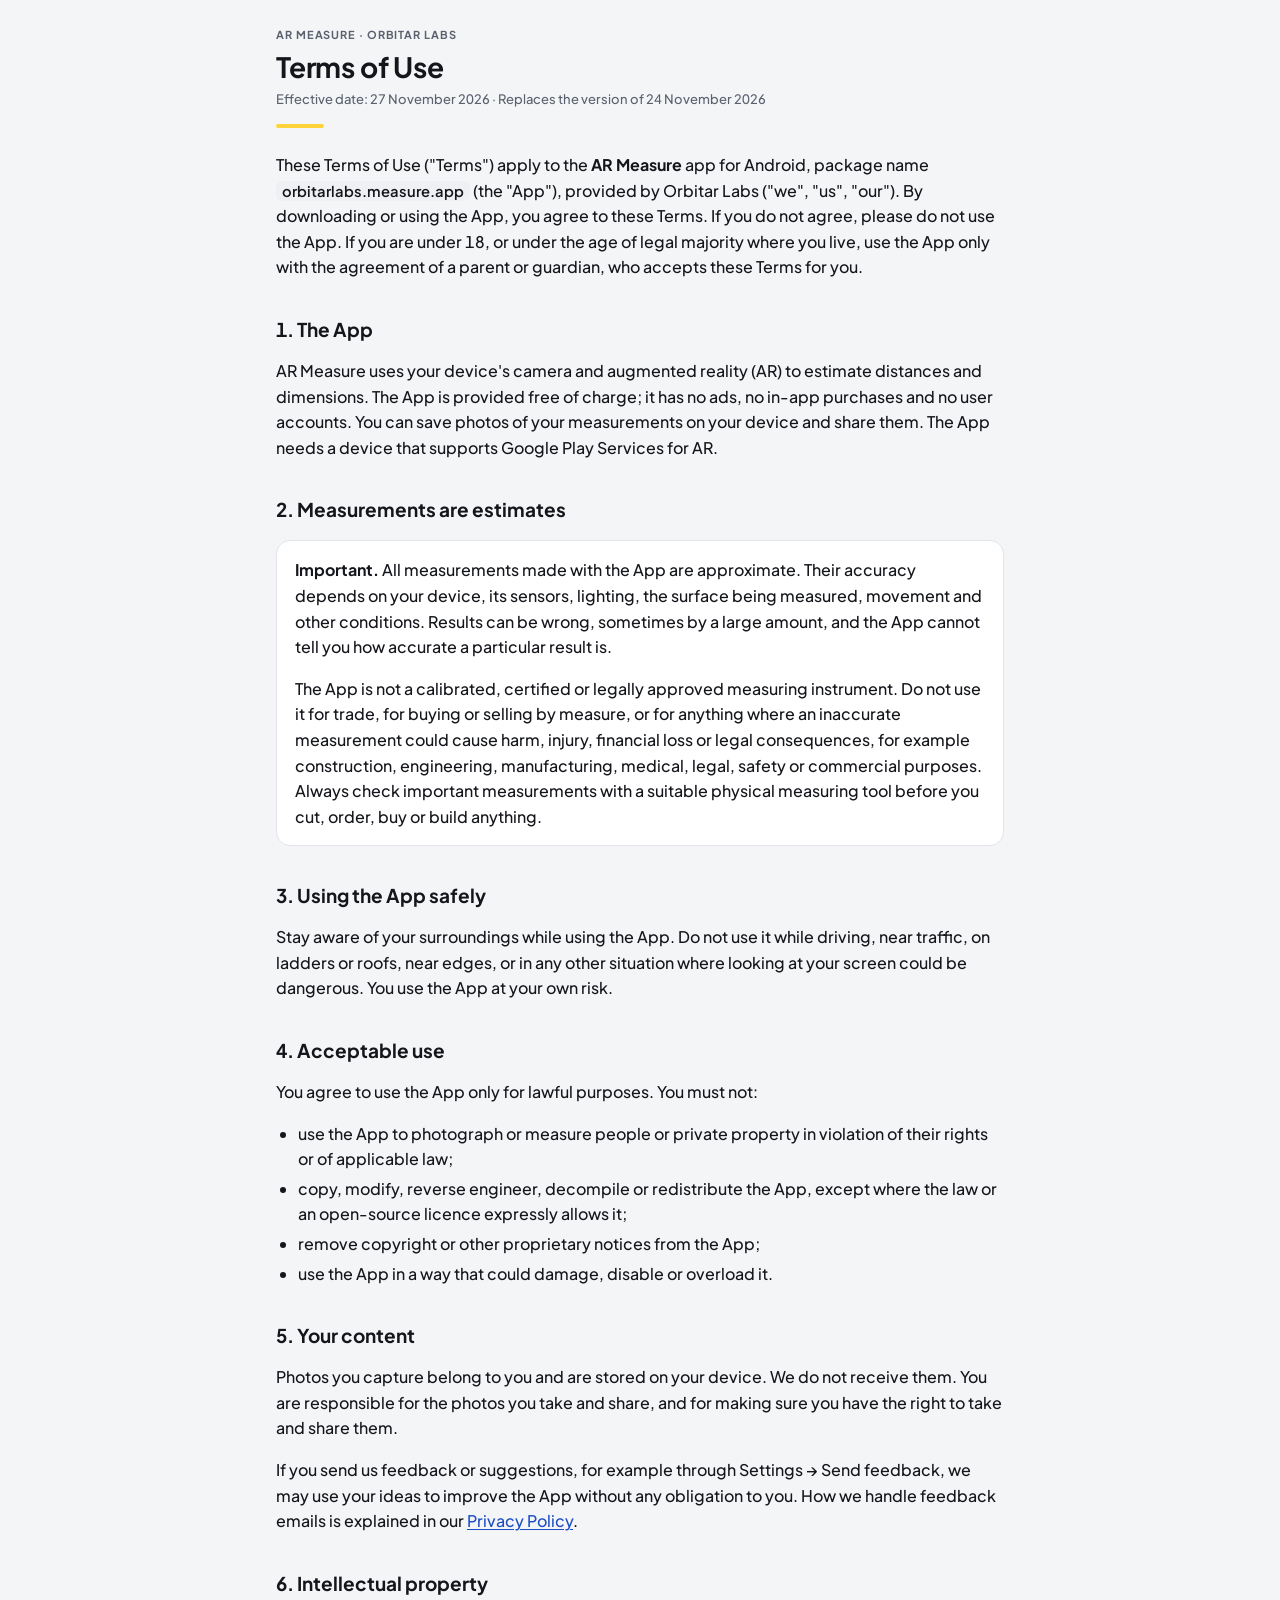
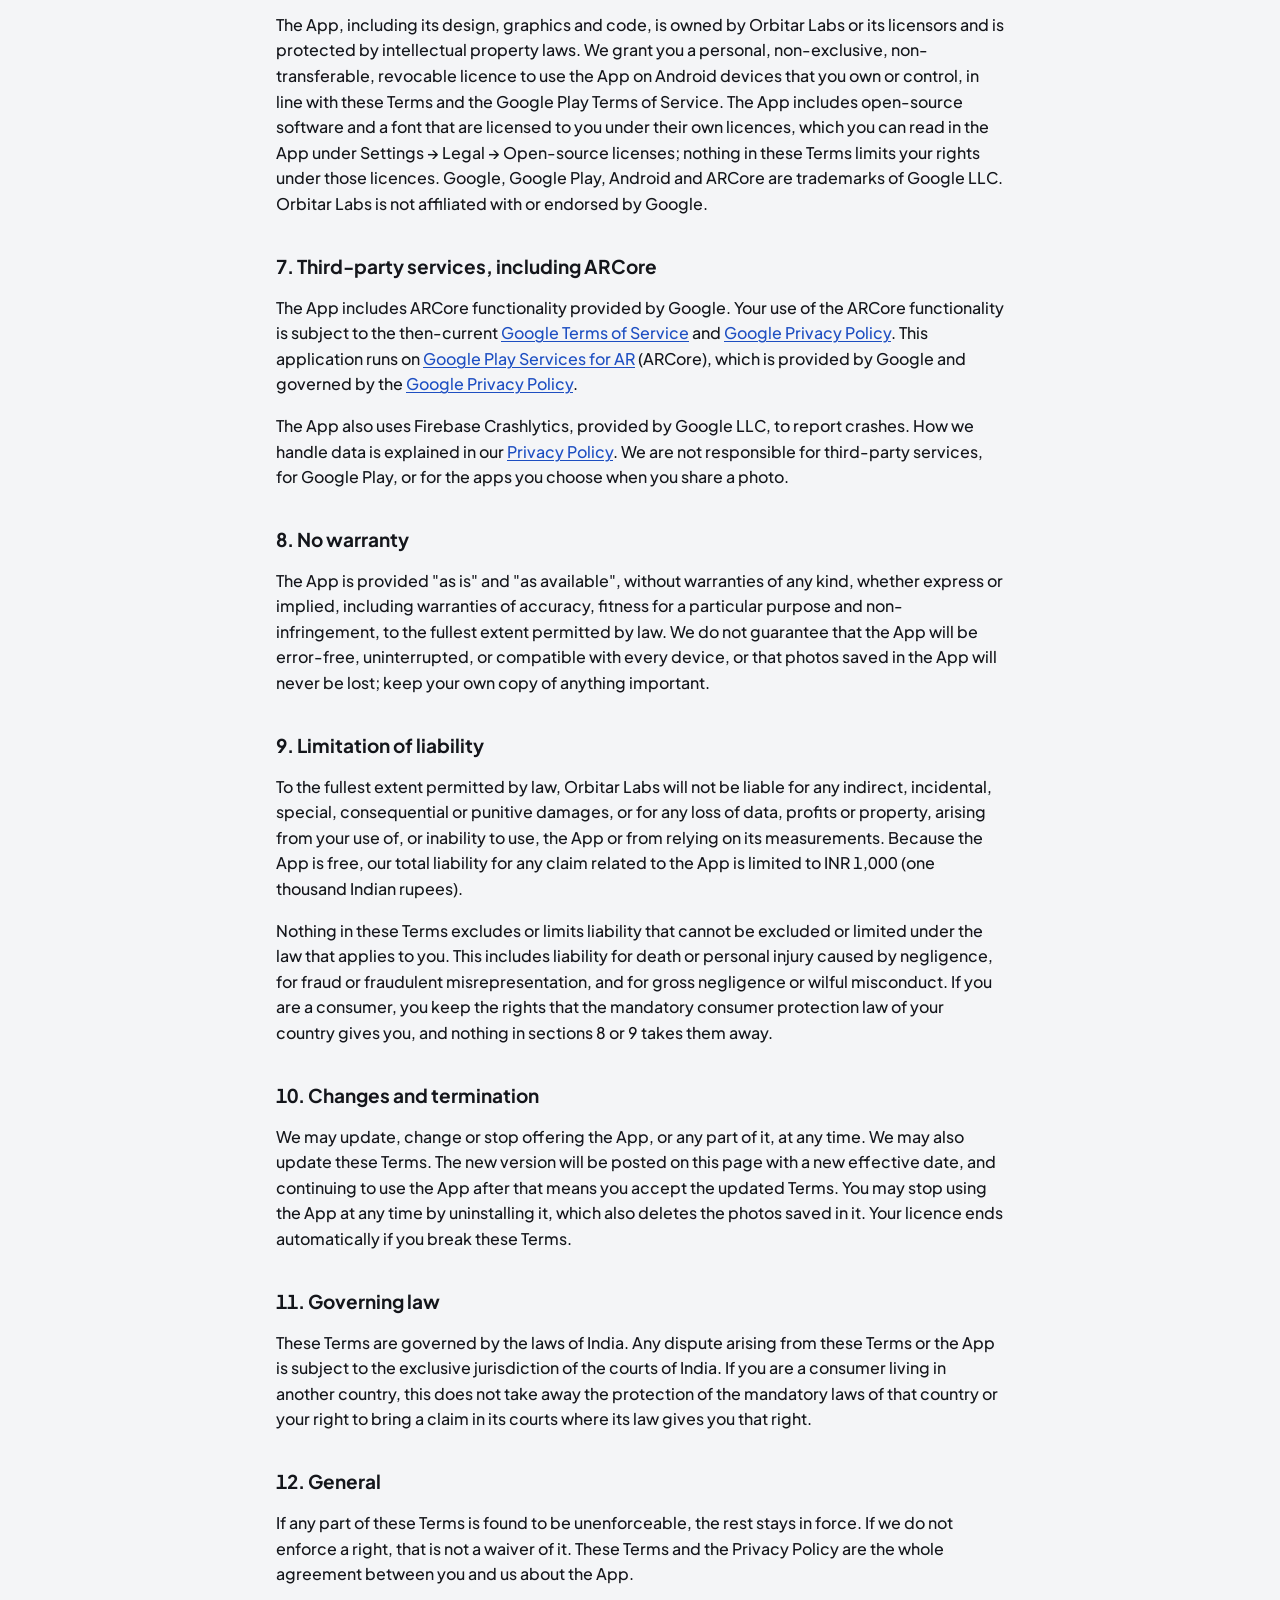
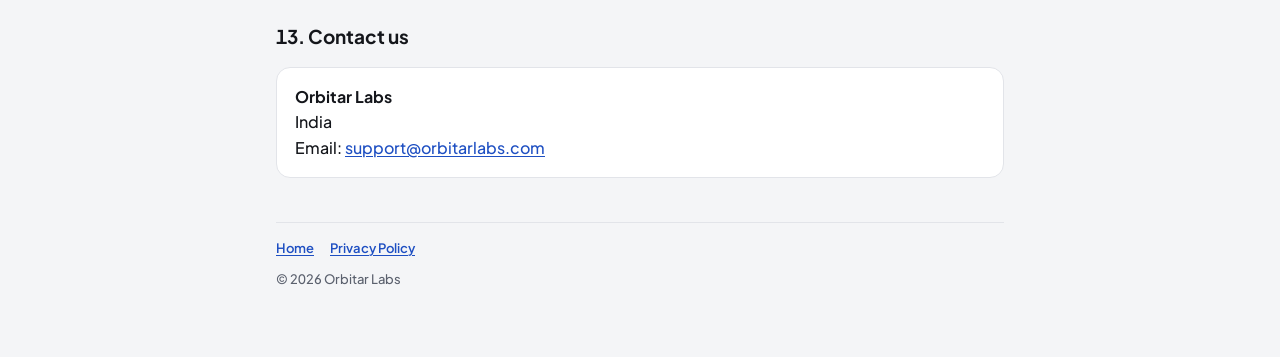
<file: ar-measure/terms.html>
<!doctype html>
<html lang="en">
<head>
  <meta charset="utf-8">
  <meta name="viewport" content="width=device-width, initial-scale=1">
  <title>Terms of Use – AR Measure</title>
  <meta name="description" content="Terms of Use for the AR Measure app by Orbitar Labs.">
  <link rel="stylesheet" href="style.css?v=2">
</head>
<body>
<main>
  <header>
    <p class="brand">AR Measure · Orbitar Labs</p>
    <h1>Terms of Use</h1>
    <p class="meta">Effective date: 27 November 2026 · Replaces the version of 24 November 2026</p>
  </header>

  <p>These Terms of Use ("Terms") apply to the <strong>AR Measure</strong> app for Android, package name <code>orbitarlabs.measure.app</code> (the "App"), provided by
    Orbitar Labs ("we", "us", "our"). By downloading or using the App, you agree to these Terms. If you do not
    agree, please do not use the App. If you are under 18, or under the age of legal majority where you live,
    use the App only with the agreement of a parent or guardian, who accepts these Terms for you.</p>

  <h2>1. The App</h2>
  <p>AR Measure uses your device's camera and augmented reality (AR) to estimate distances and dimensions. The App
    is provided free of charge; it has no ads, no in-app purchases and no user accounts. You can save photos of your measurements on your device and share them. The App
    needs a device that supports Google Play Services for AR.</p>

  <h2>2. Measurements are estimates</h2>
  <div class="card">
    <p><strong>Important.</strong> All measurements made with the App are approximate. Their accuracy depends on
      your device, its sensors, lighting, the surface being measured, movement and other conditions. Results can
      be wrong, sometimes by a large amount, and the App cannot tell you how accurate a particular result is.</p>
    <p>The App is not a calibrated, certified or legally approved measuring instrument. Do not use it for trade,
      for buying or selling by measure, or for anything where an inaccurate measurement could cause harm, injury,
      financial loss or legal consequences, for example construction, engineering, manufacturing, medical, legal,
      safety or commercial purposes. Always check important measurements with a suitable physical measuring tool
      before you cut, order, buy or build anything.</p>
  </div>

  <h2>3. Using the App safely</h2>
  <p>Stay aware of your surroundings while using the App. Do not use it while driving, near traffic, on ladders or
    roofs, near edges, or in any other situation where looking at your screen could be dangerous. You use the App
    at your own risk.</p>

  <h2>4. Acceptable use</h2>
  <p>You agree to use the App only for lawful purposes. You must not:</p>
  <ul>
    <li>use the App to photograph or measure people or private property in violation of their rights or of applicable law;</li>
    <li>copy, modify, reverse engineer, decompile or redistribute the App, except where the law or an open-source licence expressly allows it;</li>
    <li>remove copyright or other proprietary notices from the App;</li>
    <li>use the App in a way that could damage, disable or overload it.</li>
  </ul>

  <h2>5. Your content</h2>
  <p>Photos you capture belong to you and are stored on your device. We do not receive them. You are responsible
    for the photos you take and share, and for making sure you have the right to take and share them.</p>
  <p>If you send us feedback or suggestions, for example through Settings → Send feedback, we may use your ideas
    to improve the App without any obligation to you. How we handle feedback emails is explained in our
    <a href="privacy.html#feedback">Privacy Policy</a>.</p>

  <h2>6. Intellectual property</h2>
  <p>The App, including its design, graphics and code, is owned by Orbitar Labs or its licensors and is protected
    by intellectual property laws. We grant you a personal, non-exclusive, non-transferable, revocable licence to
    use the App on Android devices that you own or control, in line with these Terms and the Google Play Terms of
    Service. The App includes open-source software and a font that are licensed to you under their own licences,
    which you can read in the App under Settings → Legal → Open-source licenses; nothing in these Terms limits
    your rights under those licences. Google, Google Play, Android and ARCore are trademarks of Google LLC. Orbitar
    Labs is not affiliated with or endorsed by Google.</p>

  <h2 id="arcore">7. Third-party services, including ARCore</h2>
  <p>The App includes ARCore functionality provided by Google. Your use of the ARCore functionality is subject to
    the then-current <a href="https://policies.google.com/terms" target="_blank" rel="noopener">Google Terms of Service</a>
    and <a href="https://policies.google.com/privacy" target="_blank" rel="noopener">Google Privacy Policy</a>.
    This application runs on
    <a href="https://play.google.com/store/apps/details?id=com.google.ar.core" target="_blank" rel="noopener">Google Play Services for AR</a>
    (ARCore), which is provided by Google and governed by the
    <a href="https://policies.google.com/privacy" target="_blank" rel="noopener">Google Privacy Policy</a>.</p>
  <p>The App also uses Firebase Crashlytics, provided by Google LLC, to report crashes. How we handle data is
    explained in our <a href="privacy.html">Privacy Policy</a>. We are not responsible for third-party services,
    for Google Play, or for the apps you choose when you share a photo.</p>

  <h2>8. No warranty</h2>
  <p>The App is provided "as is" and "as available", without warranties of any kind, whether express or implied,
    including warranties of accuracy, fitness for a particular purpose and non-infringement, to the fullest extent
    permitted by law. We do not guarantee that the App will be error-free, uninterrupted, or compatible with every
    device, or that photos saved in the App will never be lost; keep your own copy of anything important.</p>

  <h2>9. Limitation of liability</h2>
  <p>To the fullest extent permitted by law, Orbitar Labs will not be liable for any indirect, incidental, special,
    consequential or punitive damages, or for any loss of data, profits or property, arising from your use of, or
    inability to use, the App or from relying on its measurements. Because the App is free, our total liability
    for any claim related to the App is limited to INR 1,000 (one thousand Indian rupees).</p>
  <p>Nothing in these Terms excludes or limits liability that cannot be excluded or limited under the law that
    applies to you. This includes liability for death or personal injury caused by negligence, for fraud or
    fraudulent misrepresentation, and for gross negligence or wilful misconduct. If you are a consumer, you keep
    the rights that the mandatory consumer protection law of your country gives you, and nothing in sections 8 or
    9 takes them away.</p>

  <h2>10. Changes and termination</h2>
  <p>We may update, change or stop offering the App, or any part of it, at any time. We may also update these
    Terms. The new version will be posted on this page with a new effective date, and continuing to use the App
    after that means you accept the updated Terms. You may stop using the App at any time by uninstalling it,
    which also deletes the photos saved in it. Your licence ends automatically if you break these Terms.</p>

  <h2>11. Governing law</h2>
  <p>These Terms are governed by the laws of India. Any dispute arising from these Terms or the App is subject to
    the exclusive jurisdiction of the courts of India. If you are a consumer living in another country, this does
    not take away the protection of the mandatory laws of that country or your right to bring a claim in its
    courts where its law gives you that right.</p>

  <h2>12. General</h2>
  <p>If any part of these Terms is found to be unenforceable, the rest stays in force. If we do not enforce a
    right, that is not a waiver of it. These Terms and the Privacy Policy are the whole agreement between you and
    us about the App.</p>

  <h2 id="contact">13. Contact us</h2>
  <div class="card">
    <p><strong>Orbitar Labs</strong><br>
      India<br>
      Email: <a href="mailto:support@orbitarlabs.com">support@orbitarlabs.com</a></p>
  </div>

  <footer>
    <nav class="links"><a href="./">Home</a><a href="privacy.html">Privacy Policy</a></nav>
    <p>© 2026 Orbitar Labs</p>
  </footer>
</main>
</body>
</html>
</file>
<file: style.css>
/* Orbitar Labs — orbitarlabs.com
   Plain CSS, no build step, no external requests. */

:root {
  --bg: #faf9f6;
  --surface: #ffffff;
  --ink: #15171c;
  --muted: #585d68;
  --line: #e4e2dc;
  --accent: #c23a12;
  --accent-ink: #ffffff;
  --ring: rgba(21, 23, 28, 0.16);
  --device-shadow: rgba(20, 22, 27, 0.22);
  --device-edge: rgba(0, 0, 0, 0);
  --radius: 14px;
  --wrap: 1080px;
  --gutter: 20px;
  --font: ui-sans-serif, system-ui, -apple-system, "Segoe UI", Roboto,
    "Helvetica Neue", Arial, "Noto Sans", sans-serif;
  color-scheme: light dark;
}

@media (prefers-color-scheme: dark) {
  :root {
    --bg: #0e1014;
    --surface: #161920;
    --ink: #ededea;
    --muted: #a3a8b3;
    --line: #272b34;
    --accent: #ff7a4d;
    --accent-ink: #15171c;
    --ring: rgba(237, 237, 234, 0.2);
    --device-shadow: rgba(0, 0, 0, 0.55);
    --device-edge: rgba(237, 237, 234, 0.55);
  }
}

*,
*::before,
*::after {
  box-sizing: border-box;
}

html {
  scroll-behavior: smooth;
  -webkit-text-size-adjust: 100%;
}

body {
  margin: 0;
  background: var(--bg);
  color: var(--ink);
  font-family: var(--font);
  font-size: 17px;
  line-height: 1.6;
  -webkit-font-smoothing: antialiased;
}

img,
svg {
  max-width: 100%;
  display: block;
}

a {
  color: var(--accent);
  text-underline-offset: 3px;
}

a:hover {
  text-decoration-thickness: 2px;
}

:focus-visible {
  outline: 2px solid var(--accent);
  outline-offset: 3px;
  border-radius: 4px;
}

.wrap {
  width: 100%;
  max-width: var(--wrap);
  margin: 0 auto;
  padding: 0 var(--gutter);
}

.skip {
  position: absolute;
  left: -9999px;
  top: 8px;
  background: var(--surface);
  color: var(--ink);
  padding: 8px 14px;
  border-radius: 8px;
  z-index: 10;
}

.skip:focus {
  left: 8px;
}

/* ---------- Header ---------- */

.site-header {
  border-bottom: 1px solid var(--line);
}

.site-header .wrap {
  display: flex;
  align-items: center;
  justify-content: space-between;
  gap: 12px 24px;
  flex-wrap: wrap;
  padding-top: 16px;
  padding-bottom: 16px;
}

.brand {
  display: inline-flex;
  align-items: center;
  gap: 10px;
  color: var(--ink);
  text-decoration: none;
  font-weight: 700;
  font-size: 1.1rem;
  letter-spacing: -0.01em;
}

.brand svg {
  width: 30px;
  height: 30px;
  flex: none;
}

.mark-ring {
  fill: none;
  stroke: currentColor;
  stroke-width: 2;
}

.mark-core,
.mark-moon {
  fill: var(--accent);
}

.nav {
  display: flex;
  gap: 4px 22px;
  flex-wrap: wrap;
}

.nav a {
  color: var(--muted);
  text-decoration: none;
  font-size: 0.95rem;
  font-weight: 500;
  padding: 4px 0;
}

.nav a:hover,
.nav a[aria-current="page"] {
  color: var(--ink);
}

/* ---------- Hero ---------- */

.hero .wrap {
  display: grid;
  grid-template-columns: minmax(0, 1.15fr) minmax(0, 0.85fr);
  align-items: center;
  gap: 40px;
  padding-top: 84px;
  padding-bottom: 84px;
}

.eyebrow {
  margin: 0 0 14px;
  color: var(--accent);
  font-size: 0.82rem;
  font-weight: 700;
  letter-spacing: 0.12em;
  text-transform: uppercase;
}

h1 {
  margin: 0 0 18px;
  font-size: clamp(2.3rem, 6vw, 3.9rem);
  line-height: 1.05;
  letter-spacing: -0.03em;
  font-weight: 750;
  text-wrap: balance;
}

.lede {
  margin: 0 0 30px;
  max-width: 34em;
  color: var(--muted);
  font-size: 1.15rem;
}

.actions {
  display: flex;
  flex-wrap: wrap;
  gap: 12px;
}

.btn {
  display: inline-block;
  padding: 12px 20px;
  border-radius: 999px;
  border: 1px solid var(--ink);
  color: var(--ink);
  font-weight: 600;
  font-size: 0.98rem;
  text-decoration: none;
  transition: transform 0.15s ease, background-color 0.15s ease;
}

.btn:hover {
  transform: translateY(-1px);
}

.btn-primary {
  background: var(--accent);
  border-color: var(--accent);
  color: var(--accent-ink);
}

.orbit {
  width: 100%;
  max-width: 400px;
  margin: 0 auto;
  color: var(--ink);
}

.orbit-ring {
  fill: none;
  stroke: var(--ring);
  stroke-width: 1.5;
}

.orbit-core {
  fill: var(--accent);
}

.orbit-dot {
  fill: var(--ink);
}

.orbit-dot.is-accent {
  fill: var(--accent);
}

/* ---------- Sections ---------- */

.section {
  border-top: 1px solid var(--line);
}

.section > .wrap {
  padding-top: 72px;
  padding-bottom: 72px;
}

h2 {
  margin: 0 0 12px;
  font-size: clamp(1.6rem, 3.4vw, 2.15rem);
  line-height: 1.15;
  letter-spacing: -0.02em;
}

.section-intro {
  margin: 0 0 36px;
  max-width: 40em;
  color: var(--muted);
}

.cards {
  display: grid;
  grid-template-columns: repeat(3, minmax(0, 1fr));
  gap: 18px;
  margin: 0;
  padding: 0;
  list-style: none;
}

.card {
  background: var(--surface);
  border: 1px solid var(--line);
  border-radius: var(--radius);
  padding: 26px 24px;
}

.card .num {
  display: block;
  margin-bottom: 18px;
  color: var(--accent);
  font-size: 0.82rem;
  font-weight: 700;
  letter-spacing: 0.1em;
}

.card h3 {
  margin: 0 0 8px;
  font-size: 1.2rem;
  letter-spacing: -0.01em;
}

.card p {
  margin: 0;
  color: var(--muted);
  font-size: 0.98rem;
}

/* Vision, mission, goals */

.statement {
  margin: 0 0 40px;
  max-width: 20em;
  font-size: clamp(1.8rem, 4.4vw, 2.9rem);
  line-height: 1.12;
  letter-spacing: -0.025em;
  text-wrap: balance;
}

.about-grid {
  display: grid;
  grid-template-columns: repeat(2, minmax(0, 1fr));
  gap: 18px;
}

.about-block {
  background: var(--surface);
  border: 1px solid var(--line);
  border-radius: var(--radius);
  padding: 26px 24px;
}

.about-block h3 {
  margin: 0 0 10px;
  font-size: 1.2rem;
  letter-spacing: -0.01em;
}

.about-block p {
  margin: 0;
  color: var(--muted);
}

.goals {
  display: grid;
  gap: 12px;
  margin: 0;
  padding: 0;
  list-style: none;
}

.goals li {
  position: relative;
  padding-left: 20px;
  color: var(--muted);
}

.goals li::before {
  content: "";
  position: absolute;
  left: 0;
  top: 0.62em;
  width: 8px;
  height: 8px;
  border-radius: 50%;
  background: var(--accent);
}

.goals strong {
  color: var(--ink);
}

/* Plan / roadmap */

.roadmap {
  display: grid;
  grid-template-columns: repeat(3, minmax(0, 1fr));
  gap: 24px;
  margin: 0;
  padding: 0;
  list-style: none;
}

.step {
  position: relative;
  padding-top: 26px;
  border-top: 2px solid var(--line);
}

.step::before {
  content: "";
  position: absolute;
  top: -7px;
  left: 0;
  width: 12px;
  height: 12px;
  border-radius: 50%;
  background: var(--bg);
  border: 2px solid var(--line);
}

.step.is-current {
  border-top-color: var(--accent);
}

.step.is-current::before {
  background: var(--accent);
  border-color: var(--accent);
}

.phase {
  display: inline-block;
  margin-bottom: 8px;
  color: var(--muted);
  font-size: 0.78rem;
  font-weight: 700;
  letter-spacing: 0.1em;
  text-transform: uppercase;
}

.step.is-current .phase {
  color: var(--accent);
}

.step h3 {
  margin: 0 0 6px;
  font-size: 1.15rem;
  letter-spacing: -0.01em;
}

.step p {
  margin: 0;
  color: var(--muted);
  font-size: 0.98rem;
}

/* Apps and games */

.apps-grid {
  display: grid;
  grid-template-columns: minmax(0, 1.65fr) minmax(0, 1fr);
  gap: 18px;
}

.app-feature {
  display: grid;
  grid-template-columns: minmax(0, 1fr) 220px;
  gap: 32px;
  align-items: center;
  background: var(--surface);
  border: 1px solid var(--line);
  border-radius: var(--radius);
  padding: 28px;
}

.app-head {
  display: flex;
  gap: 16px;
  align-items: center;
  margin-bottom: 18px;
}

.app-icon {
  flex: none;
  width: 80px;
  height: 80px;
  border-radius: 20px;
  box-shadow: 0 1px 2px rgba(0, 0, 0, 0.12), 0 6px 18px rgba(0, 0, 0, 0.12);
}

.app-kicker {
  margin: 0 0 2px;
  color: var(--accent);
  font-size: 0.78rem;
  font-weight: 700;
  letter-spacing: 0.1em;
  text-transform: uppercase;
}

.app-head h3 {
  margin: 0 0 8px;
  font-size: 1.5rem;
  line-height: 1.15;
  letter-spacing: -0.02em;
}

.app-head .badge {
  display: inline-block;
  margin-top: 0;
}

.app-desc {
  margin: 0;
  color: var(--muted);
}

/* App screenshot in a Pixel 8 frame (Android Studio emulator skin, baked into the image) */

.device {
  display: block;
  width: 100%;
  max-width: 230px;
  height: auto;
  margin: 0 auto;
  filter: drop-shadow(0 18px 26px var(--device-shadow)) drop-shadow(0 0 1px var(--device-edge));
}

.coming-card {
  display: flex;
  flex-direction: column;
  align-items: center;
  justify-content: center;
  text-align: center;
  border: 1.5px dashed var(--ring);
  border-radius: var(--radius);
  padding: 32px 26px;
}

.coming-mark {
  width: 56px;
  height: 56px;
  margin-bottom: 16px;
}

.coming-ring {
  fill: none;
  stroke: var(--ring);
  stroke-width: 1.5;
  stroke-dasharray: 4 5;
}

.coming-plus {
  fill: none;
  stroke: var(--accent);
  stroke-width: 2.5;
  stroke-linecap: round;
}

.coming-card h3 {
  margin: 0 0 8px;
  font-size: 1.15rem;
  letter-spacing: -0.01em;
}

.coming-card p {
  margin: 0;
  max-width: 24em;
  color: var(--muted);
  font-size: 0.96rem;
}

.notice {
  display: flex;
  gap: 18px;
  align-items: flex-start;
  background: var(--surface);
  border: 1px solid var(--line);
  border-radius: var(--radius);
  padding: 26px 24px;
  max-width: 760px;
}

.badge {
  flex: none;
  margin-top: 3px;
  padding: 4px 11px;
  border-radius: 999px;
  border: 1px solid var(--accent);
  color: var(--accent);
  font-size: 0.75rem;
  font-weight: 700;
  letter-spacing: 0.08em;
  text-transform: uppercase;
  white-space: nowrap;
}

.notice h3 {
  margin: 0 0 6px;
  font-size: 1.15rem;
}

.notice p {
  margin: 0;
  color: var(--muted);
}

.contact-email {
  display: inline-block;
  font-size: clamp(1.4rem, 4.5vw, 2.1rem);
  font-weight: 700;
  letter-spacing: -0.02em;
  text-decoration-thickness: 2px;
  overflow-wrap: anywhere;
}

/* ---------- Footer ---------- */

.site-footer {
  border-top: 1px solid var(--line);
  color: var(--muted);
  font-size: 0.92rem;
}

.site-footer .wrap {
  display: flex;
  flex-wrap: wrap;
  justify-content: space-between;
  gap: 8px 24px;
  padding-top: 26px;
  padding-bottom: 34px;
}

.site-footer p {
  margin: 0;
}

.site-footer a {
  color: var(--muted);
}

.site-footer a:hover {
  color: var(--ink);
}

.footer-links {
  display: flex;
  flex-wrap: wrap;
  gap: 6px 20px;
}

/* ---------- Document pages (privacy, 404) ---------- */

.doc > .wrap {
  max-width: 760px;
  padding-top: 64px;
  padding-bottom: 80px;
}

.doc h1 {
  font-size: clamp(2rem, 5vw, 2.9rem);
  margin-bottom: 10px;
}

.doc .meta {
  margin: 0 0 34px;
  color: var(--muted);
  font-size: 0.95rem;
}

.doc h2 {
  margin: 44px 0 10px;
  font-size: 1.35rem;
}

.doc h3 {
  margin: 26px 0 6px;
  font-size: 1.05rem;
}

.doc p,
.doc ul {
  margin: 0 0 14px;
}

.doc ul {
  padding-left: 22px;
}

.doc li {
  margin-bottom: 6px;
}

.doc .summary {
  background: var(--surface);
  border: 1px solid var(--line);
  border-radius: var(--radius);
  padding: 20px 24px;
  margin-bottom: 8px;
}

.doc .summary p:last-child,
.doc .summary ul:last-child {
  margin-bottom: 0;
}

.center {
  text-align: center;
}

.center .actions {
  justify-content: center;
}

/* ---------- Motion ---------- */

@media (prefers-reduced-motion: no-preference) {
  .orbit-dot {
    animation: orbit-travel linear infinite;
  }

  .orbit-dot.d1 {
    animation-duration: 16s;
  }

  .orbit-dot.d2 {
    animation-duration: 26s;
    animation-delay: -9s;
  }

  .orbit-dot.d3 {
    animation-duration: 40s;
    animation-delay: -22s;
  }
}

@keyframes orbit-travel {
  to {
    offset-distance: 100%;
  }
}

@media (prefers-reduced-motion: reduce) {
  html {
    scroll-behavior: auto;
  }

  .btn {
    transition: none;
  }
}

/* ---------- Small screens ---------- */

@media (max-width: 1000px) {
  .apps-grid {
    grid-template-columns: minmax(0, 1fr);
  }
}

@media (max-width: 820px) {
  .hero .wrap {
    grid-template-columns: minmax(0, 1fr);
    padding-top: 56px;
    padding-bottom: 56px;
  }

  .orbit {
    max-width: 300px;
  }

  .hero .wrap {
    gap: 24px;
  }

  .cards,
  .about-grid,
  .apps-grid {
    grid-template-columns: minmax(0, 1fr);
  }

  .app-feature {
    grid-template-columns: minmax(0, 1fr) 190px;
    padding: 24px;
    gap: 22px;
  }

  .roadmap {
    grid-template-columns: minmax(0, 1fr);
    gap: 0;
  }

  .step {
    padding: 0 0 30px 26px;
    border-top: 0;
    border-left: 2px solid var(--line);
  }

  .step:last-child {
    padding-bottom: 0;
  }

  .step::before {
    top: 2px;
    left: -7px;
  }

  .step.is-current {
    border-left-color: var(--accent);
  }

  .section > .wrap {
    padding-top: 56px;
    padding-bottom: 56px;
  }
}

@media (max-width: 480px) {
  body {
    font-size: 16px;
  }

  .notice {
    flex-direction: column;
    gap: 12px;
  }

  .nav {
    gap: 4px 13px;
  }

  .app-feature {
    grid-template-columns: minmax(0, 1fr);
    padding: 22px 20px;
  }

  .device {
    max-width: 240px;
    margin-top: 6px;
  }

  .app-icon {
    width: 68px;
    height: 68px;
    border-radius: 17px;
  }

  .app-head {
    gap: 14px;
  }

  .nav a {
    font-size: 0.9rem;
  }
}

@media print {
  .site-header .nav,
  .orbit,
  .skip {
    display: none;
  }
}
</file>
<file: ar-measure/style.css>
/* AR Measure legal pages: the app's "D1 Instrument" theme (core/designsystem Color.kt, Type.kt, Theme.kt).
   Cool light grey, white cards with 1px hairlines and no shadows, yellow only as a marker.
   Light only, like the app. Font: Plus Jakarta Sans (SIL OFL 1.1, fonts/OFL.txt), the app's own file. */
@font-face {
  font-family: "Plus Jakarta Sans";
  src: url("fonts/PlusJakartaSans.ttf") format("truetype-variations"), url("fonts/PlusJakartaSans.ttf") format("truetype");
  font-weight: 200 800;
  font-display: swap;
}
:root {
  color-scheme: light;
  --bg: #F4F5F7;        /* Background */
  --surface: #FFFFFF;   /* Surface */
  --ink: #14161B;       /* Ink / Graphite */
  --muted: #5B616E;     /* InkMuted */
  --line: #E2E4E9;      /* Line */
  --chip: #EEF0F3;      /* ChipNeutral */
  --yellow: #FFD43B;    /* Yellow */
  --link: #1E4FC2;      /* BlueInk */
  --tip-bg: #FFF8DB;    /* TipBackground */
  --tip-line: #F3E2A0;  /* TipBorder */
  --tip-ink: #5A3D00;   /* TipInk */
}
* { box-sizing: border-box; }
html { -webkit-text-size-adjust: 100%; }
body {
  margin: 0;
  background: var(--bg);
  color: var(--ink);
  font-family: "Plus Jakarta Sans", -apple-system, "Segoe UI", Roboto, Arial, sans-serif;
  font-weight: 500;
  font-size: 16px;
  line-height: 1.6;
  font-feature-settings: "tnum";
}
main { max-width: 760px; margin: 0 auto; padding: 28px 16px 56px; }

/* Header: small uppercase label, bold title, muted date, short yellow marker like the active tab. */
header { margin-bottom: 24px; }
header::after {
  content: ""; display: block; width: 48px; height: 4px; border-radius: 2px;
  background: var(--yellow); margin-top: 16px;
}
.brand {
  margin: 0 0 8px; color: var(--muted);
  font-size: 11px; line-height: 14px; font-weight: 700; letter-spacing: .9px; text-transform: uppercase;
}
h1 { font-size: 28px; line-height: 34px; font-weight: 700; margin: 0 0 6px; letter-spacing: -.2px; }
h2 { font-size: 19px; line-height: 26px; font-weight: 700; margin: 36px 0 8px; }
h3 { font-size: 16px; line-height: 22px; font-weight: 700; margin: 22px 0 6px; }
.meta { color: var(--muted); font-size: 13px; line-height: 18px; margin: 0; }
p, li { color: var(--ink); }
strong { font-weight: 700; }
a { color: var(--link); text-decoration-thickness: 1px; text-underline-offset: 2px; }
code { font-family: inherit; font-weight: 600; background: var(--chip); border-radius: 6px; padding: 1px 6px; font-size: .92em; }
ul { padding-inline-start: 22px; }
li { margin: 4px 0; }

/* Cards: white, 1px hairline, 14px corners, no shadow. */
.card {
  background: var(--surface);
  border: 1px solid var(--line);
  border-radius: 14px;
  padding: 16px 18px;
  margin: 18px 0;
}
.card p:first-child, .card h2:first-child, .card h3:first-child { margin-top: 0; }
.card p:last-child, .card ul:last-child { margin-bottom: 0; }

/* Tables sit in a card-like frame with hairline rows. */
.table-wrap {
  overflow-x: auto; background: var(--surface);
  border: 1px solid var(--line); border-radius: 14px; margin: 14px 0;
}
table { width: 100%; border-collapse: collapse; font-size: 14px; line-height: 20px; }
th, td { text-align: start; vertical-align: top; padding: 12px 14px; border-bottom: 1px solid var(--line); }
tr:last-child td { border-bottom: 0; }
th {
  color: var(--muted); font-size: 11px; line-height: 14px; font-weight: 700;
  letter-spacing: .9px; text-transform: uppercase; background: var(--surface);
}

footer {
  margin-top: 44px; padding-top: 16px; border-top: 1px solid var(--line);
  color: var(--muted); font-size: 13px; line-height: 18px;
}
footer p { color: var(--muted); }
nav.links a { margin-inline-end: 16px; font-weight: 600; }
</file>
